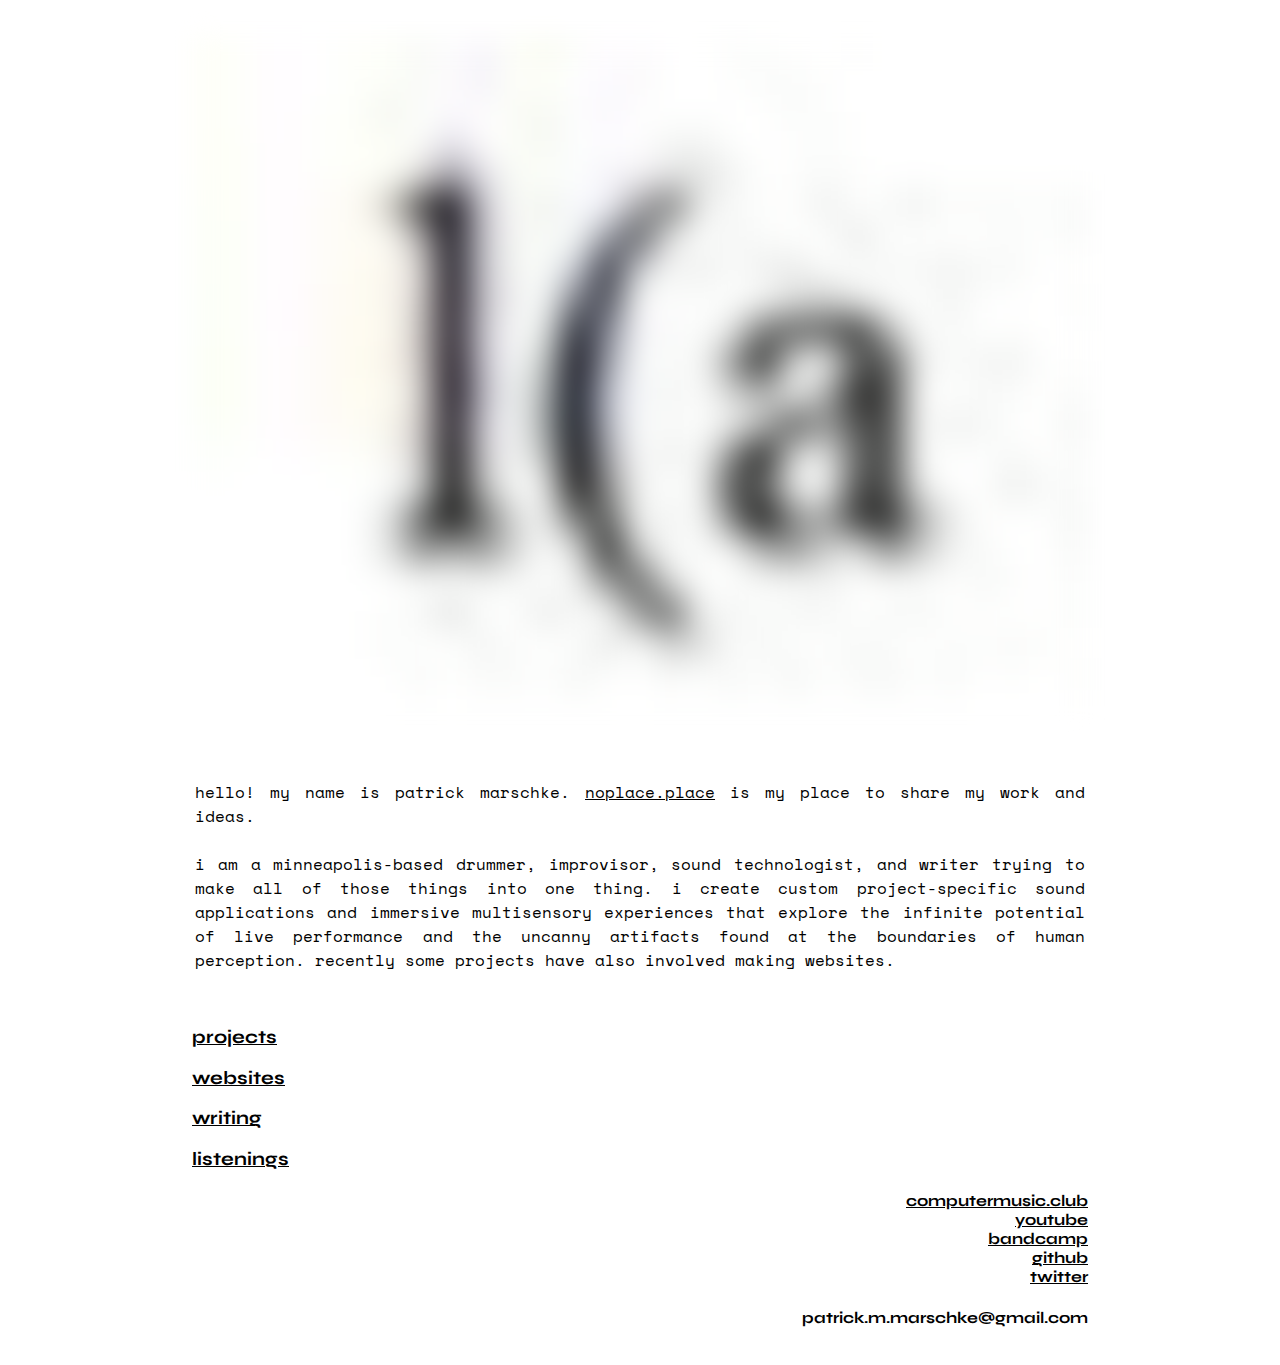
<file: index.html>
<!DOCTYPE html>
<html lang="en">

<head>
  <meta charset="UTF-8">
  <meta name="viewport" content="width=device-width, initial-scale=1.0">
  <meta http-equiv="X-UA-Compatible" content="ie=edge">
  <title>noplace.place</title>
  <link rel="stylesheet" href="styles.css">
</head>

<body>
  <img class="one-a" src="./photo/1-a.png" alt="1(a image but blurry">
  <main>
    <div class="bio rect">
      <p>Hello! my name is Patrick Marschke. <a href="https://noplace.place/">noplace.place</a> is my place to share my
        work and ideas.</p>
      <p>I am a Minneapolis-based drummer, improvisor, sound technologist, and writer trying to make all of those things
        into one thing. I create custom project-specific sound applications and immersive multisensory experiences that
        explore the infinite potential of live performance and the uncanny artifacts found at the boundaries
        of human perception. Recently some projects have also involved making websites.</p>
    </div>
    <nav>
      <h3><a href="./projects.html">projects</a></h3>
      <h3><a href="./websites.html">websites</a></h3>
      <h3><a href="./writing.html">writing</a></h3>
      <!-- <h3><a href="./live.html">live</a></h3> -->
      <h3><a href="./listenings.html">listenings</a></h3>
    </nav>
    <footer>
      <h4><a href="https://computermusic.club">computermusic.club</a><br>
        <a href="https://www.youtube.com/channel/UCRJ_kcZqjSc3KYvBDi_ofpg">youtube</a><br>
        <a href="https://noplacesound.bandcamp.com/">bandcamp</a><br>
        <a href="https://github.com/ptrkmrsck/">github</a><br>
        <!-- <a href="https://www.instagram.com/ptrkmrsck/">instagram</a><br> -->
        <a href="https://twitter.com/atrickp">twitter</a>
      </h4>
      <h4>patrick.m.marschke@gmail.com</h4>
    </footer>
  </main>
</body>

</html>
</file>
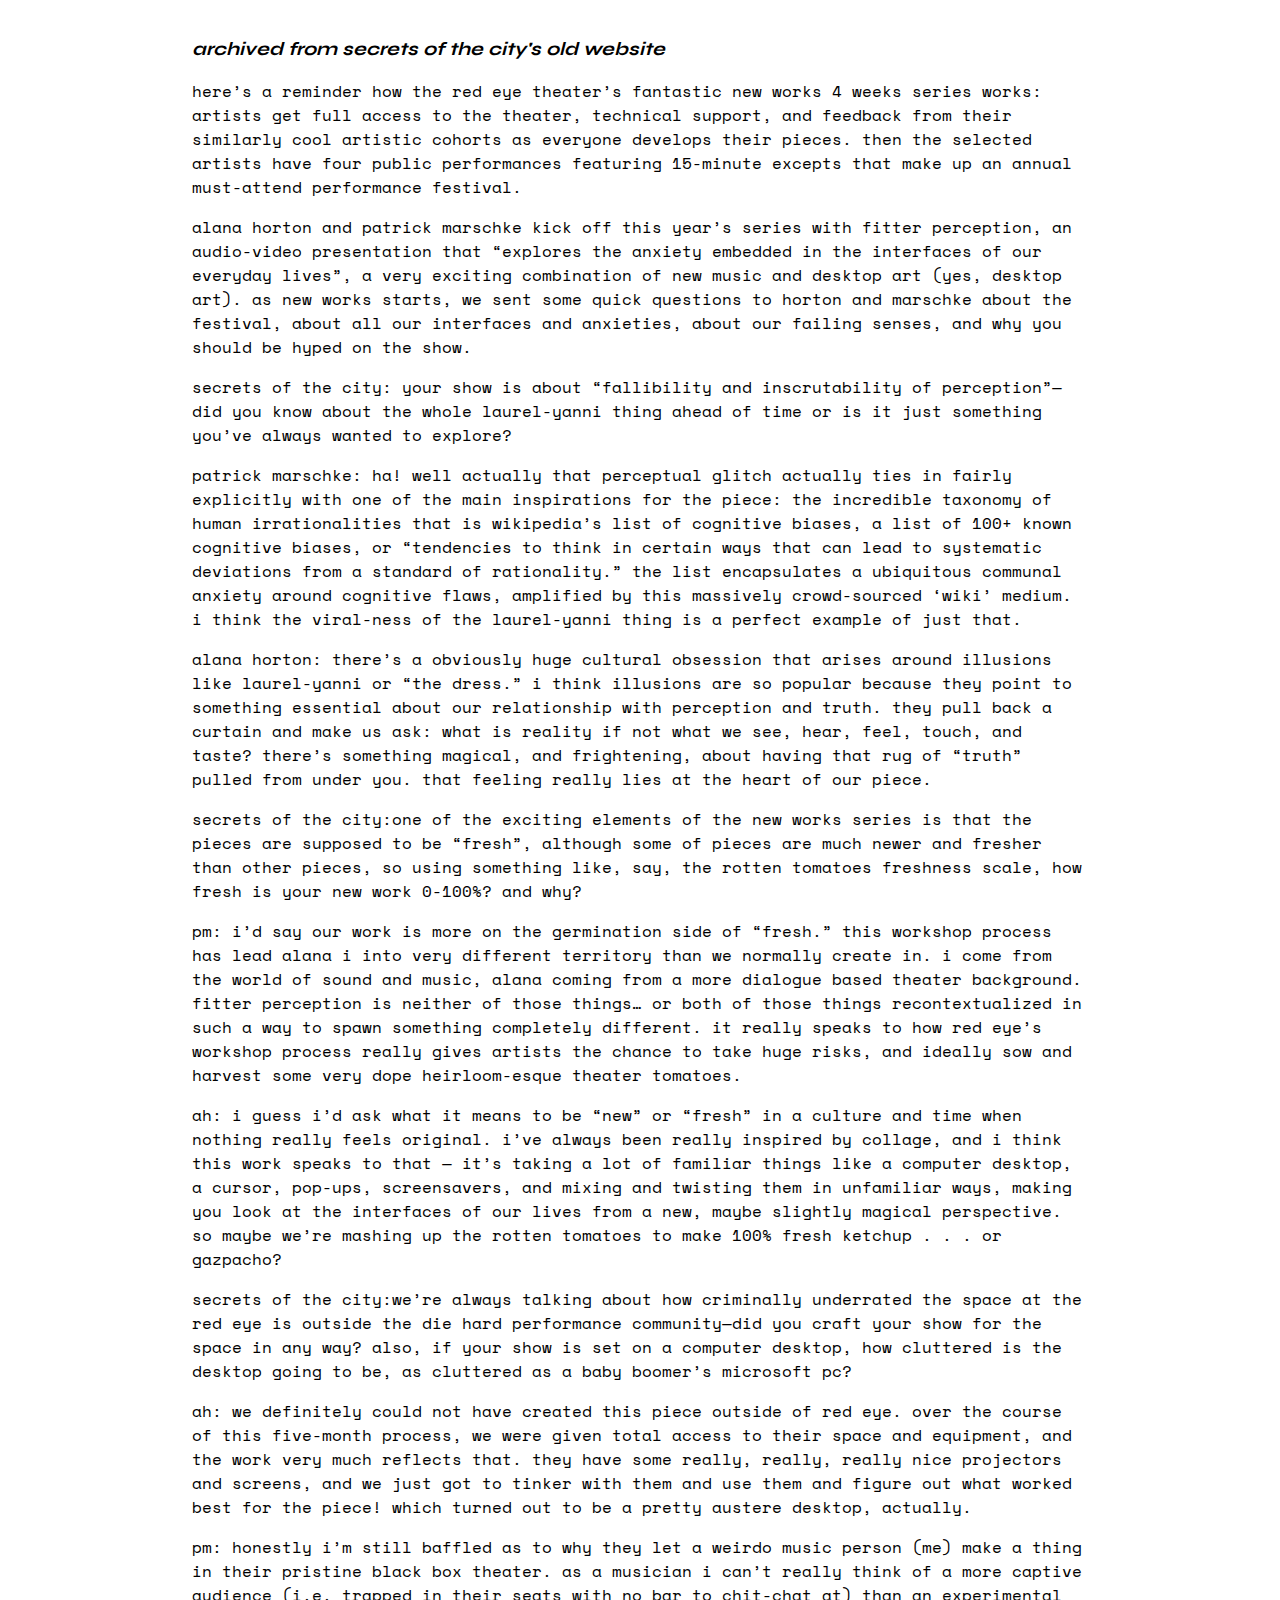
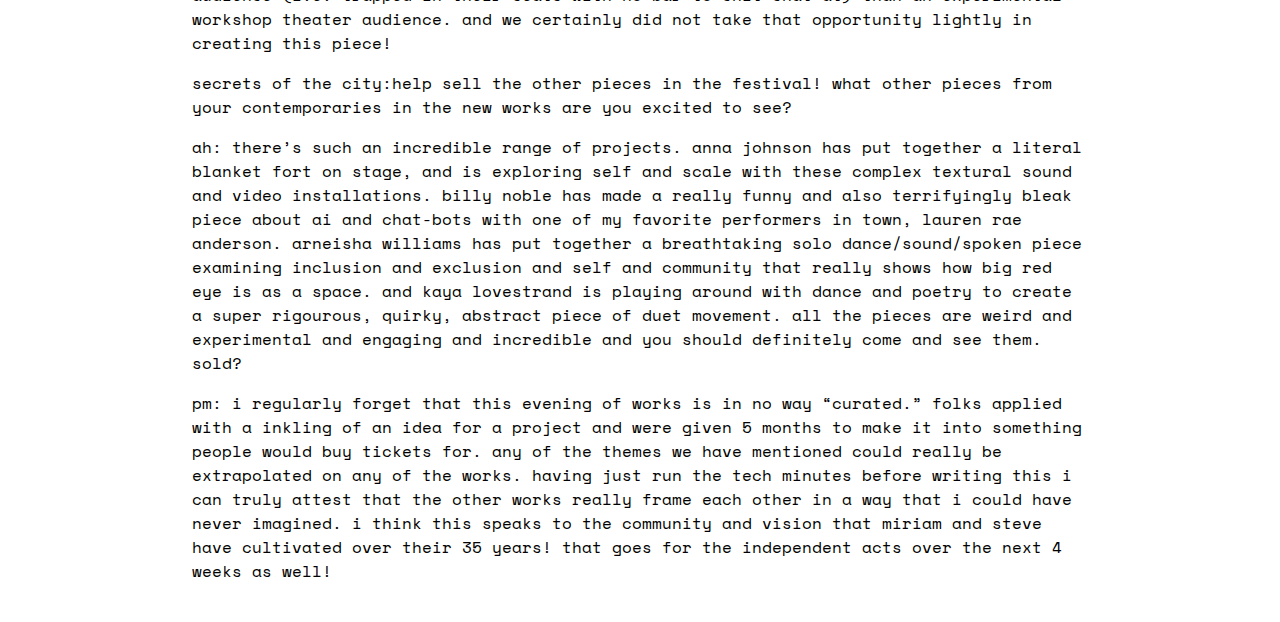
<file: fitter-interview.html>
<!DOCTYPE html>
<html lang="en">

<head>
  <meta charset="UTF-8">
  <meta http-equiv="X-UA-Compatible" content="IE=edge">
  <meta name="viewport" content="width=device-width, initial-scale=1.0">
  <title>writing</title>
  <link rel="stylesheet" href="styles.css">
</head>

<body>
  <main>
    <h3><em>archived from secrets of the city's old website</em></h3>
    <p>Here’s a reminder how the Red Eye Theater’s fantastic New Works 4 Weeks series works: Artists get full access to
      the
      theater, technical support, and feedback from their similarly cool artistic cohorts as everyone develops their
      pieces.
      Then the selected artists have four public performances featuring 15-minute excepts that make up an annual
      must-attend
      performance festival.</p>

    <p>Alana Horton and Patrick Marschke kick off this year’s series with fitter perception, an audio-video presentation
      that “explores the anxiety embedded in the interfaces of our everyday lives”, a very exciting combination of new
      music
      and desktop art (yes, desktop art). As New Works starts, we sent some Quick Questions to Horton and Marschke about
      the
      festival, about all our interfaces and anxieties, about our failing senses, and why you should be hyped on the
      show.
    </p>

    <p>Secrets of the City: Your show is about “fallibility and inscrutability of perception”—did you know about the
      whole
      Laurel-Yanni thing ahead of time or is it just something you’ve always wanted to explore?</p>

    <p>Patrick Marschke: Ha! Well actually that perceptual glitch actually ties in fairly explicitly with one of the
      main
      inspirations for the piece: the incredible taxonomy of human irrationalities that is Wikipedia’s List of Cognitive
      Biases, a list of 100+ known cognitive biases, or “tendencies to think in certain ways that can lead to systematic
      deviations from a standard of rationality.” The list encapsulates a ubiquitous communal anxiety around cognitive
      flaws, amplified by this massively crowd-sourced ‘wiki’ medium. I think the viral-ness of the Laurel-Yanni thing
      is a
      perfect example of just that.</p>

    <p>Alana Horton: There’s a obviously huge cultural obsession that arises around illusions like Laurel-Yanni or “The
      Dress.” I think illusions are so popular because they point to something essential about our relationship with
      perception and truth. They pull back a curtain and make us ask: what is reality if not what we see, hear, feel,
      touch,
      and taste? There’s something magical, and frightening, about having that rug of “truth” pulled from under you.
      That
      feeling really lies at the heart of our piece.</p>

    <p>Secrets of the City:One of the exciting elements of the New Works series is that the pieces are supposed to be
      “fresh”, although some of pieces are much newer and fresher than other pieces, so using something like, say, the
      Rotten Tomatoes freshness scale, how fresh is your new work 0-100%? And why?</p>

    <p>PM: I’d say our work is more on the germination side of “fresh.” This workshop process has lead Alana I into VERY
      different territory than we normally create in. I come from the world of sound and music, Alana coming from a more
      dialogue based theater background. fitter perception is neither of those things… or both of those things
      recontextualized in such a way to spawn something completely different. It really speaks to how Red Eye’s workshop
      process really gives artists the chance to take huge risks, and ideally sow and harvest some very dope
      heirloom-esque
      theater tomatoes. </p>

    <p>AH: I guess I’d ask what it means to be “new” or “fresh” in a culture and time when nothing really feels
      original.
      I’ve always been really inspired by collage, and I think this work speaks to that — it’s taking a lot of familiar
      things like a computer desktop, a cursor, pop-ups, screensavers, and mixing and twisting them in unfamiliar ways,
      making you look at the interfaces of our lives from a new, maybe slightly magical perspective. So maybe we’re
      mashing
      up the rotten tomatoes to make 100% fresh ketchup . . . or gazpacho? </p>

    <p>Secrets of the City:We’re always talking about how criminally underrated the space at the Red Eye is outside the
      die
      hard performance community—did you craft your show for the space in any way? Also, if your show is set on a
      computer
      desktop, how cluttered is the desktop going to be, as cluttered as a Baby Boomer’s Microsoft PC?</p>

    <p>AH: We definitely could not have created this piece outside of Red Eye. Over the course of this five-month
      process,
      we were given total access to their space and equipment, and the work very much reflects that. They have some
      really,
      really, really nice projectors and screens, and we just got to tinker with them and use them and figure out what
      worked best for the piece! Which turned out to be a pretty austere desktop, actually. </p>

    <p>PM: Honestly I’m still baffled as to why they let a weirdo music person (me) make a thing in their pristine black
      box
      theater. As a musician I can’t really think of a more captive audience (i.e. trapped in their seats with no bar to
      chit-chat at) than an experimental workshop theater audience. And we certainly did not take that opportunity
      lightly
      in creating this piece! </p>

    <p>Secrets of the City:Help sell the other pieces in the festival! What other pieces from your contemporaries in the
      New
      Works are you excited to see?</p>

    <p>AH: There’s such an incredible range of projects. Anna Johnson has put together a literal blanket fort on stage,
      and
      is exploring self and scale with these complex textural sound and video installations. Billy Noble has made a
      really
      funny and also terrifyingly bleak piece about AI and chat-bots with one of my favorite performers in town, Lauren
      Rae
      Anderson. Arneisha Williams has put together a breathtaking solo dance/sound/spoken piece examining inclusion and
      exclusion and self and community that really shows how big Red Eye is as a space. And Kaya Lovestrand is playing
      around with dance and poetry to create a super rigourous, quirky, abstract piece of duet movement. All the pieces
      are
      weird and experimental and engaging and incredible and you should definitely come and see them. Sold?</p>

    <p>PM: I regularly forget that this evening of works is in no way “curated.” Folks applied with a inkling of an idea
      for
      a project and were given 5 months to make it into something people would buy tickets for. Any of the themes we
      have
      mentioned could really be extrapolated on any of the works. Having just run the tech minutes before writing this I
      can
      truly attest that the other works really frame each other in a way that I could have never imagined. I think this
      speaks to the community and vision that Miriam and Steve have cultivated over their 35 years! That goes for the
      Independent Acts over the next 4 weeks as well!</p>
  </main>
</body>

</html>
</file>
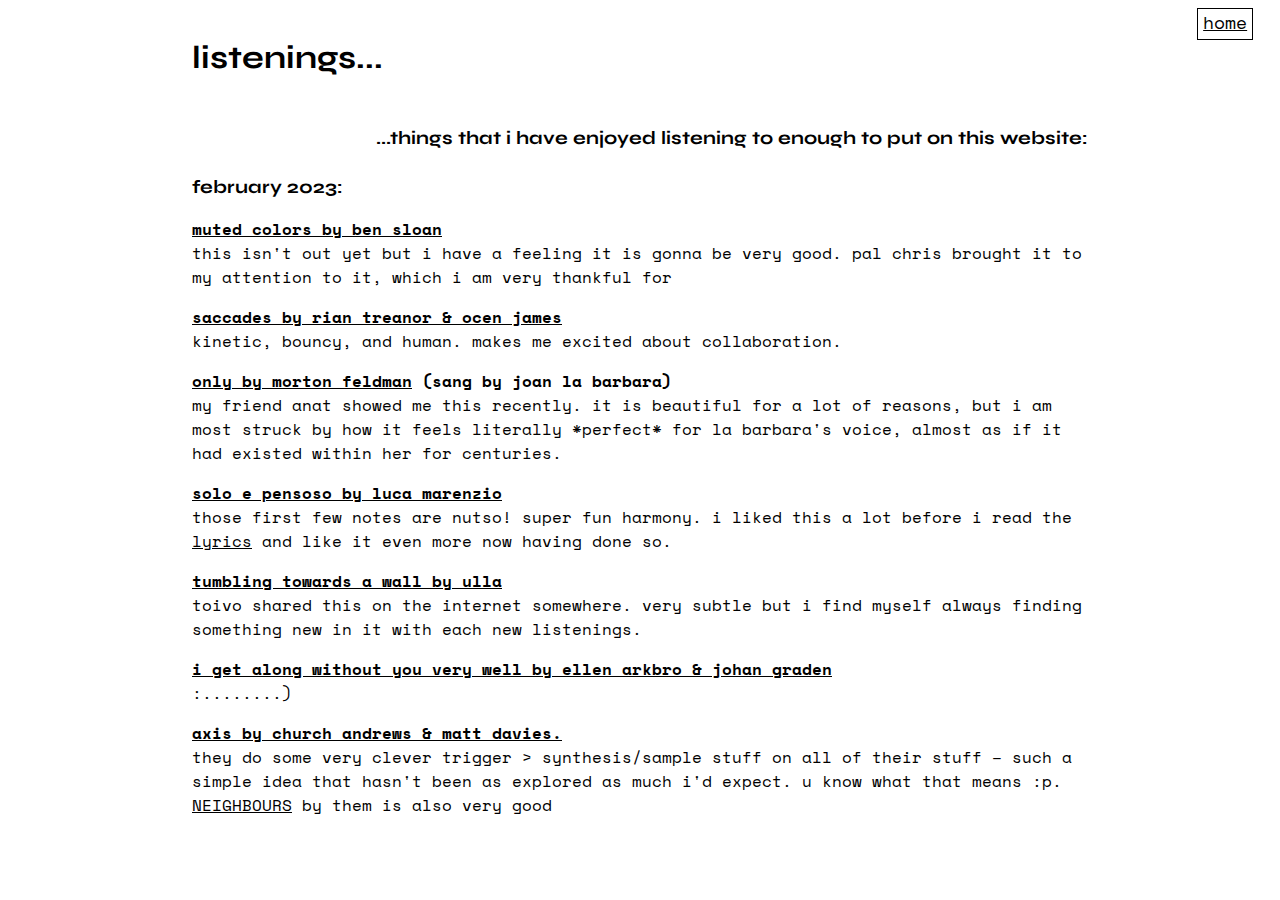
<file: listenings.html>
<!DOCTYPE html>
<html lang="en">

<head>
  <meta charset="UTF-8">
  <meta http-equiv="X-UA-Compatible" content="IE=edge">
  <meta name="viewport" content="width=device-width, initial-scale=1.0">
  <title>listenings</title>
  <link rel="stylesheet" href="styles.css">
</head>

<body>
  <main>
    <h1>listenings...</h1>
    <h3 style="text-align: right; margin-top: 50px">...things that i have enjoyed listening to enough to put on this
      website:</h3>
    <nav><a class="home" href="./">Home</a></nav>
    <h3>FEBRUARY 2023:</h3>
    <!-- <p><strong><a href="">thing</a></strong><br>
    words
    </p> -->
    <p><strong><a href="https://bensloan.bandcamp.com/album/muted-colors">muted colors
          by Ben Sloan</a></strong> <br>
      this isn't out yet but i have a feeling it is gonna be very good. pal chris brought it to my attention to it,
      which i am very thankful for</p>
    <p><strong><a href="https://riantreanor.bandcamp.com/album/saccades">Saccades by Rian Treanor & Ocen
          James</a></strong> <br>
      kinetic, bouncy, and human. makes me excited about collaboration.
    </p>
    <p><strong><a href="https://www.youtube.com/watch?v=npStOjDhI_4">Only by Morton Feldman</a> (sang by Joan La
        Barbara)</strong><br>My friend Anat showed me this recently. it is beautiful for a lot of reasons, but i am most
      struck by how it feels literally *perfect* for La Barbara's voice, almost as if it had existed within her for
      centuries.</p>
    <p><strong><a href="https://www.youtube.com/watch?v=NaCe273ScPA">Solo e pensoso by Luca
          Marenzio</a></strong><br>those first few notes are nutso! super fun harmony. I liked this a lot before I read
      the <a href="https://www.cpdl.org/wiki/index.php/Solo_e_pensoso">lyrics</a> and like it even more now having done
      so.</p>
    <p><strong><a href="https://ullastraus.bandcamp.com/album/tumbling-towards-a-wall">Tumbling Towards a Wall
          by Ulla</a></strong><br>toivo shared this on the internet somewhere. very subtle but i find myself always
      finding something new in it with each new listenings.</p>
    <p><strong><a href="https://ellenarkbro.bandcamp.com/album/i-get-along-without-you-very-well">
          I get along without you very well by Ellen Arkbro & Johan Graden</a></strong><br>
      :........)
    </p>
    <p><strong><a href="https://health.bandcamp.com/album/axis">
          AXIS by Church Andrews & Matt Davies.</a></strong><br>
      they do some very clever trigger > synthesis/sample stuff on all of their stuff – such a simple idea that hasn't
      been as explored as much i'd expect. u know what that means :P. <br>
      <a href="https://health.bandcamp.com/album/neighbours" class="caps">NEIGHBOURS</a> by them is also very good
    </p>

  </main>
</body>

</html>
</file>
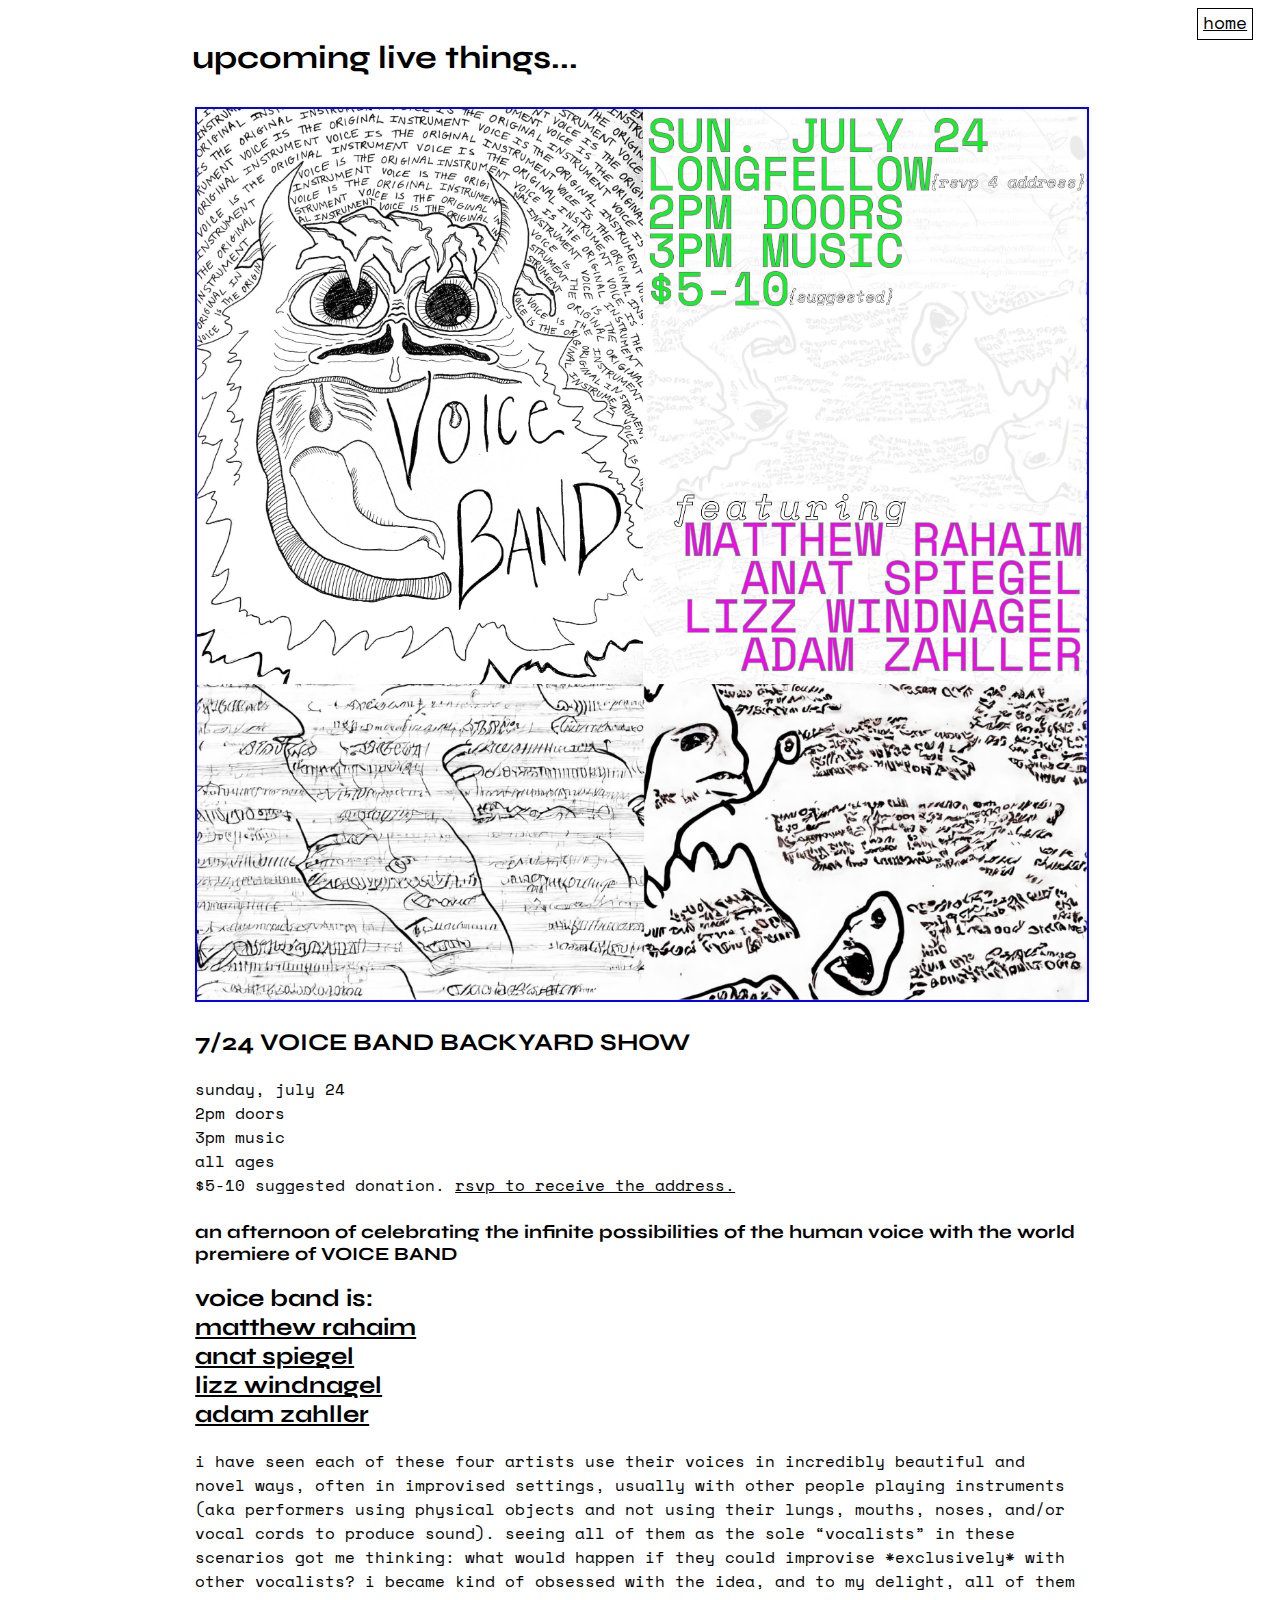
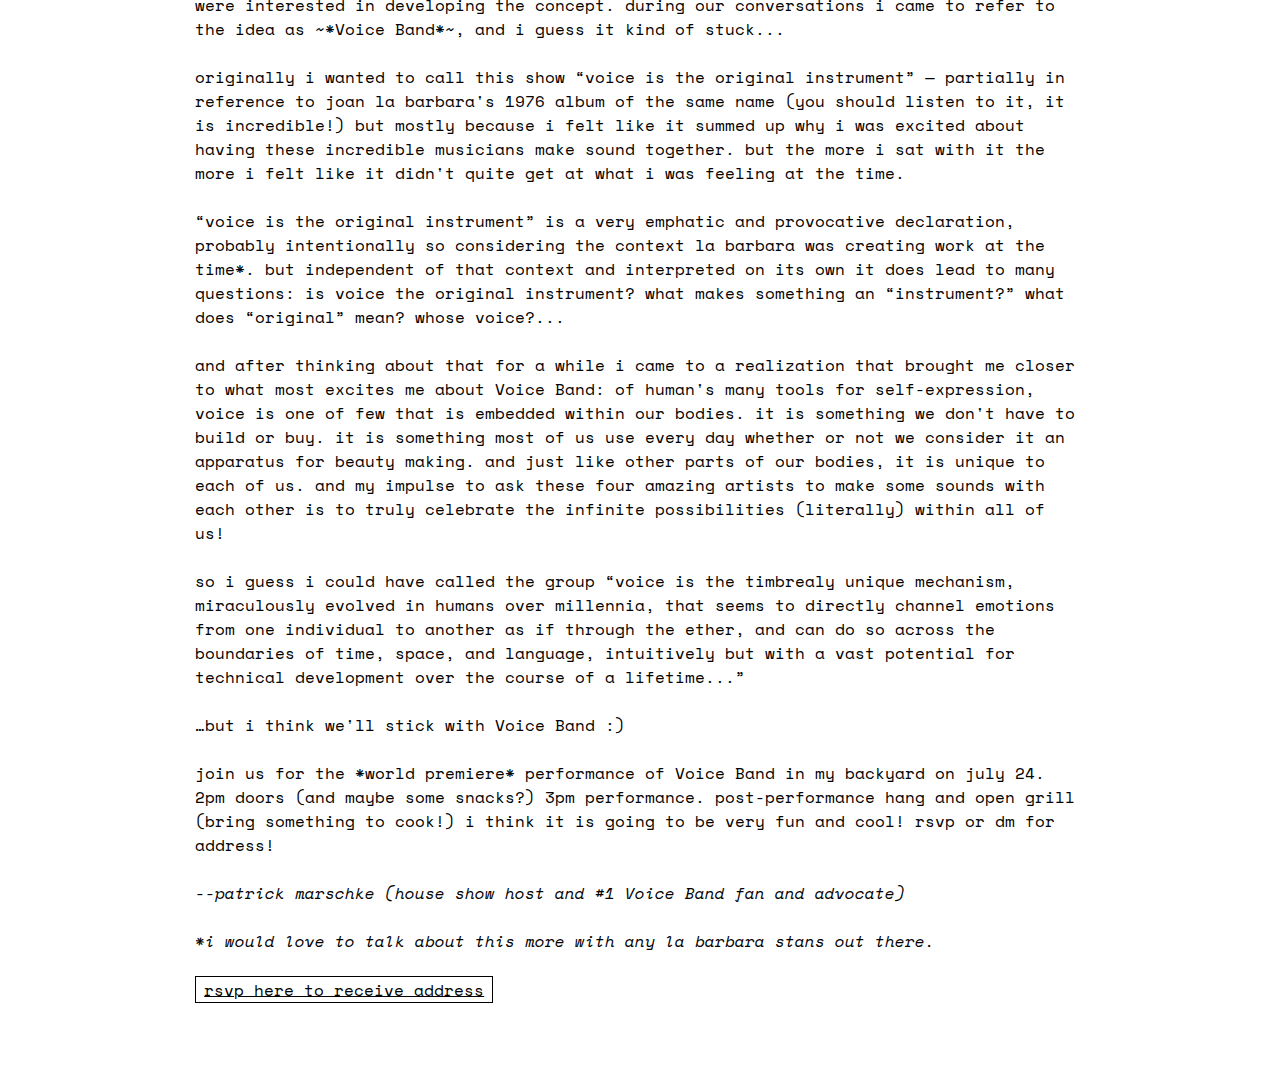
<file: live.html>
<!DOCTYPE html>
<html lang="en">

<head>
  <meta charset="UTF-8">
  <meta name="viewport" content="width=device-width, initial-scale=1.0">
  <meta http-equiv="X-UA-Compatible" content="ie=edge">
  <title>live</title>
  <link rel="stylesheet" href="styles.css">
  <style>
    img {
      border: 2px solid blue;
    }
  </style>
</head>

<body>
  <main>
    <h1>upcoming live things...</h1>
    <nav><a class="home" href="./">Home</a></nav>
    <div id="1-a" class="rect">
      <img src="./photo/voicebandsmol.jpeg" alt="">
      <h2 class="caps">7/24 VOICE BAND BACKYARD SHOW</h2>
      <p>Sunday, July 24 <br>
        2pm Doors <br>
        3pm Music <br>
        ALL AGES <br>
        $5-10 suggested donation. <a href="https://forms.gle/KaKCXGcmnQHJ9jf26">RSVP to receive the address.</a>
      </p>
      <h3>An afternoon of celebrating the infinite possibilities of the human voice with the WORLD PREMIERE of
        <span class="caps">VOICE BAND</span>
      </h3>

      <h2>Voice band is: <br>
        <a href="https://www.ocf.berkeley.edu/~mrahaim/">Matthew Rahaim</a> <br>
        <a href="https://anatspiegel.com/">Anat Spiegel</a> <br>
        <a href="https://www.lizzwindnagel.com/">Lizz Windnagel</a> <br>
        <a href="http://www.adamzahller.com/">Adam Zahller</a>
      </h2>

      <p>I have seen each of these four artists use their voices in incredibly beautiful and novel ways, often in
        improvised settings, usually with other people playing instruments (aka performers using physical objects and
        NOT using their lungs, mouths, noses, and/or vocal cords to produce sound). Seeing all of them as the sole
        “Vocalists” in these scenarios got me thinking: what would happen if they could improvise *exclusively* with
        other vocalists? I became kind of obsessed with the idea, and to my delight, all of them were interested in
        developing the concept. During our conversations I came to refer to the idea as <span class="caps">~*Voice
          Band*~</span>, and I guess it
        kind of stuck...</p>

      <p>Originally I wanted to call this show “Voice Is The Original Instrument” — partially in reference to Joan La
        Barbara's 1976 album of the same name (you should listen to it, it is incredible!) but mostly because I felt
        like it summed up why I was excited about having these incredible musicians make sound together. But the more I
        sat with it the more I felt like it didn't quite get at what I was feeling at the time. </p>

      <p>“Voice Is The Original Instrument” is a very emphatic and provocative declaration, probably intentionally so
        considering the context La Barbara was creating work at the time*. But independent of that context and
        interpreted on its own it does lead to many questions: Is voice the original instrument? What makes something an
        “instrument?” What does “original” mean? Whose voice?...</p>

      <p>And after thinking about that for a while I came to a realization that brought me closer to what most
        excites me about <span class="caps">Voice Band</span>: of human's many tools for self-expression, voice is one
        of few that is embedded
        within our bodies. It is something we don't have to build or buy. It is something most of us use every day
        whether or not we consider it an apparatus for beauty making. And just like other parts of our bodies, it is
        unique to
        each of us. And my impulse to ask these four amazing artists to make some sounds with each other is to truly
        celebrate the infinite possibilities (literally) within all of us! </p>

      <p>So I guess I could have called the group “Voice is the timbrealy unique mechanism, miraculously evolved in
        humans over millennia, that seems to directly channel emotions from one individual to another as if through the
        ether, and can do so across the boundaries of time, space, and language, intuitively but with a vast potential
        for technical development over the course of a lifetime...” </p>

      <p>…but I think we'll stick with <span class="caps">Voice Band</span> :)</p>

      <p>Join us for the *World Premiere* performance of <span class="caps">Voice Band</span> in my backyard on July 24.
        2pm Doors (and maybe some
        snacks?) 3pm Performance. Post-performance hang and open grill (bring something to cook!) I think it is going to
        be very fun and cool! RSVP or DM for address! </p>

      <p><em>--Patrick Marschke (house show host and #1 <span class="caps">Voice Band</span> fan and advocate)</em></p>

      <p><em>*I would LOVE to talk about this more with any La Barbara stans out there.</em></p>

      <p class="plink"><a href="https://forms.gle/KaKCXGcmnQHJ9jf26">rsvp here to receive address</a></p>
  </main>

</body>

</html>
</file>
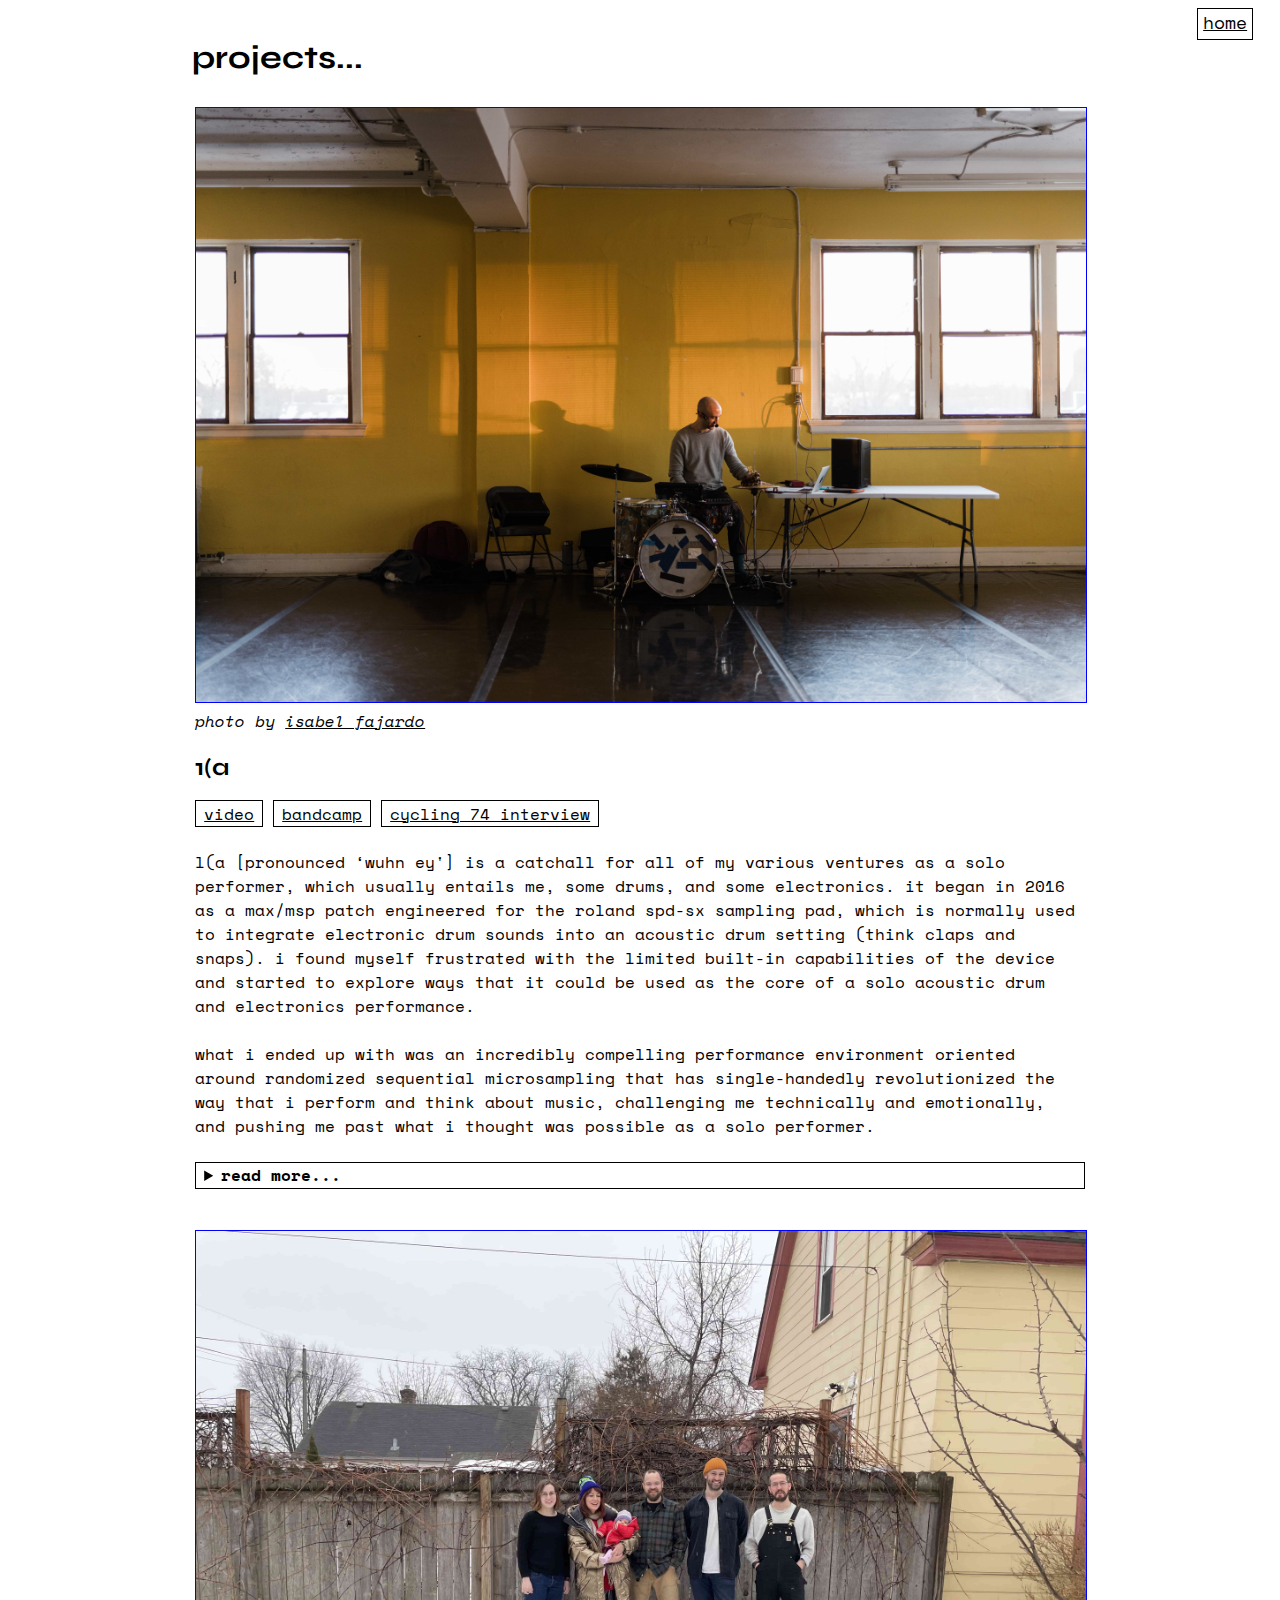
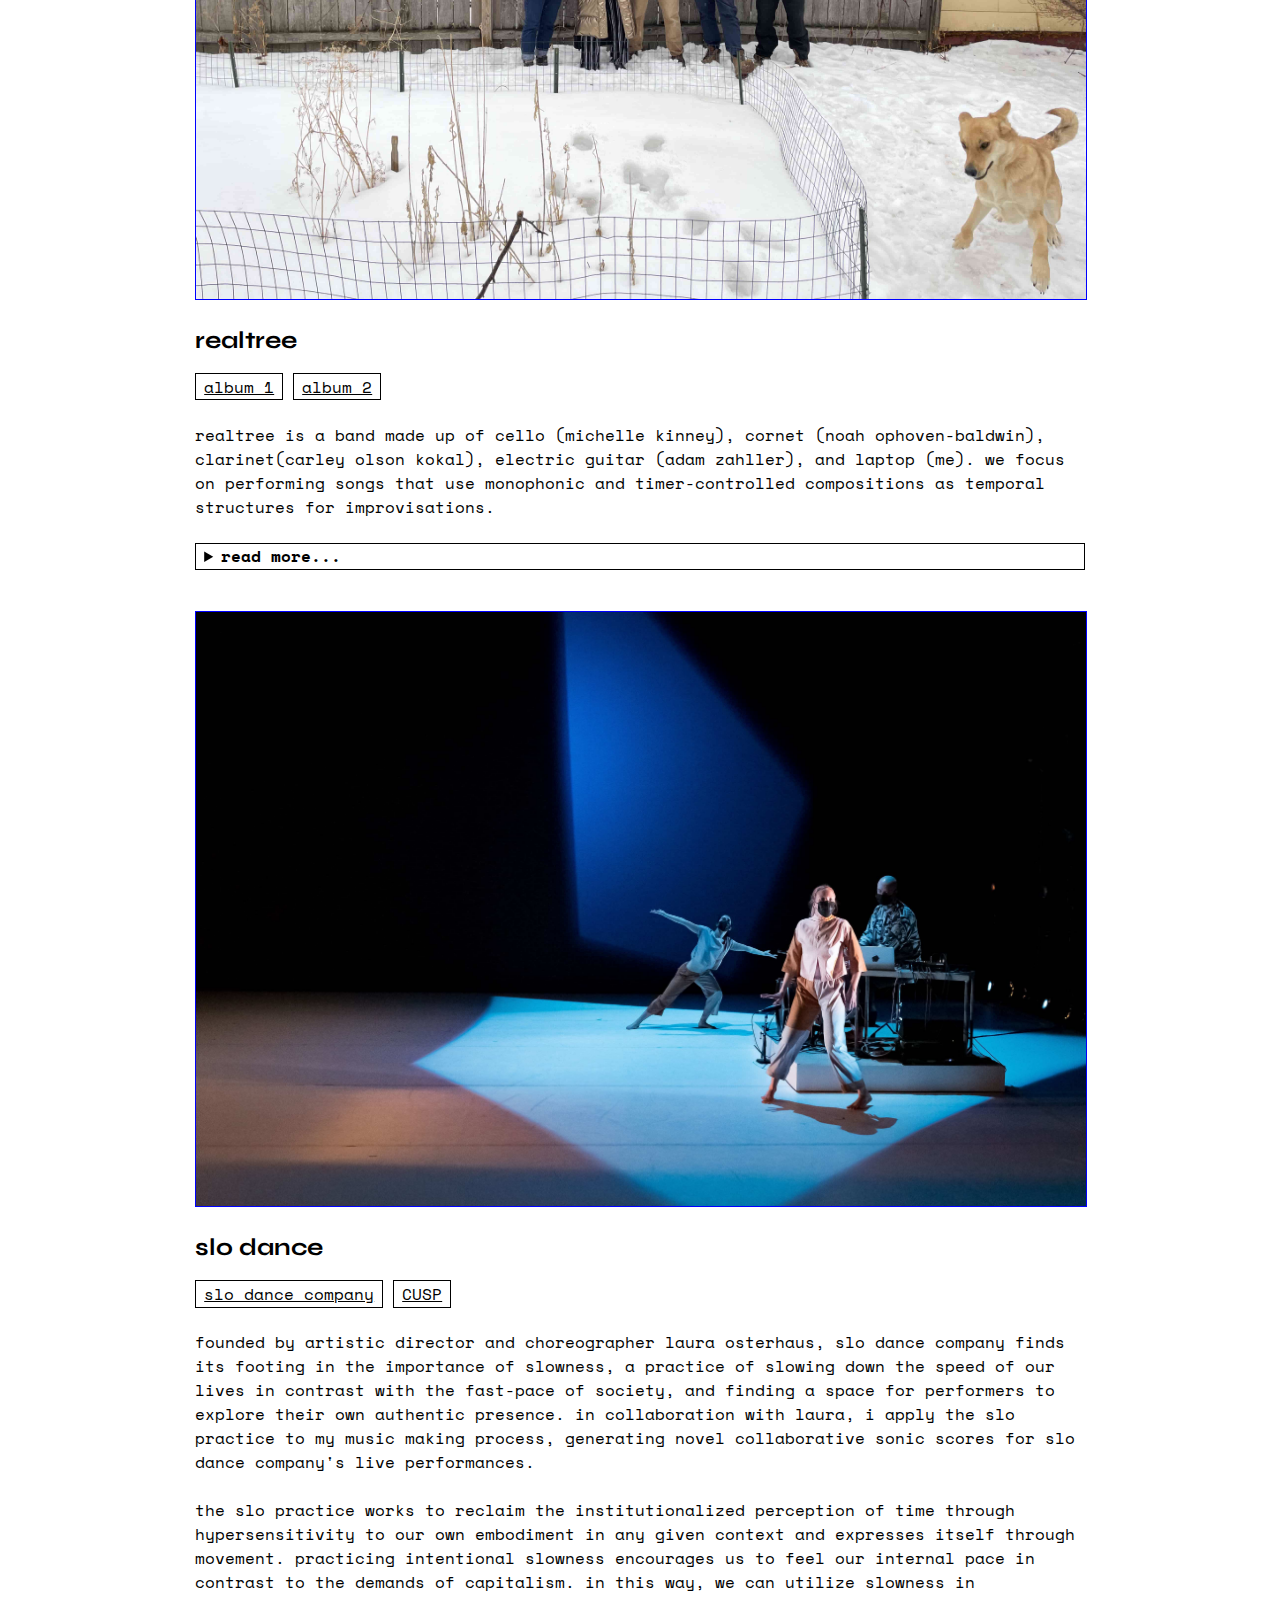
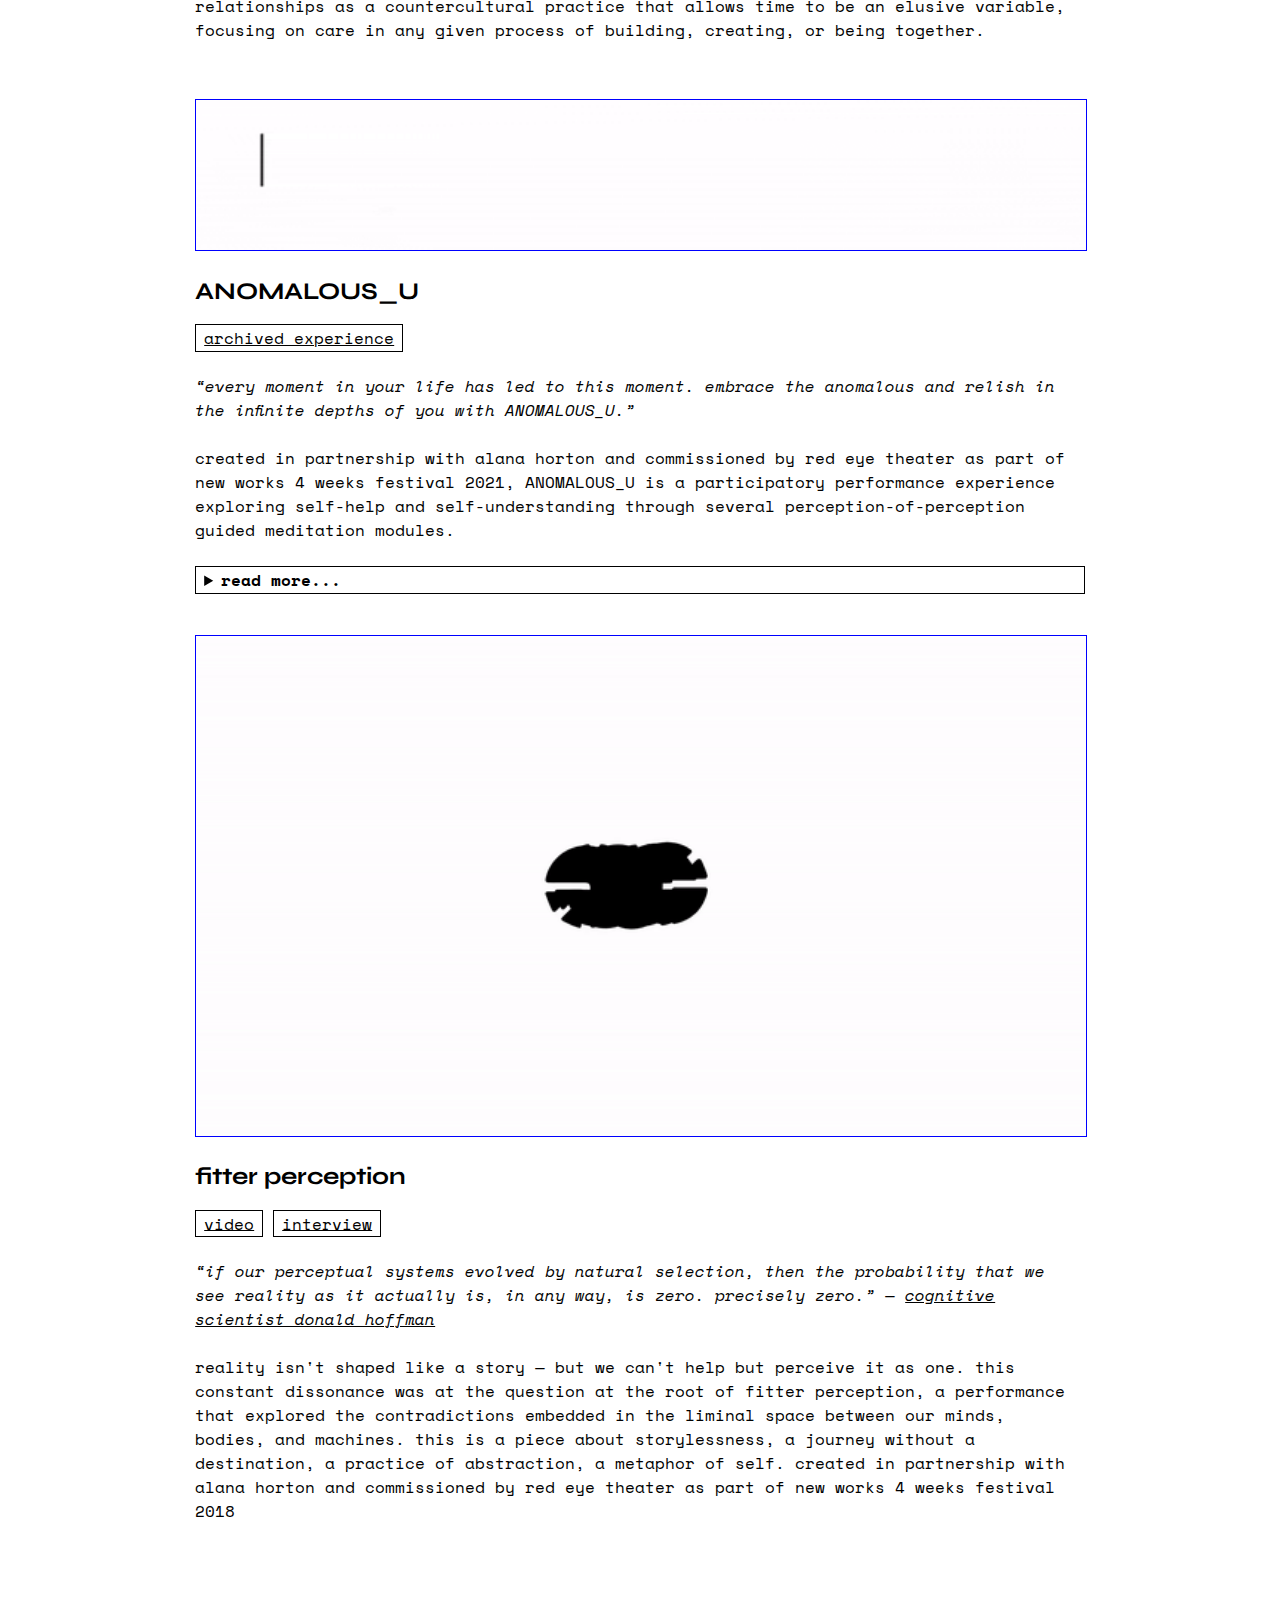
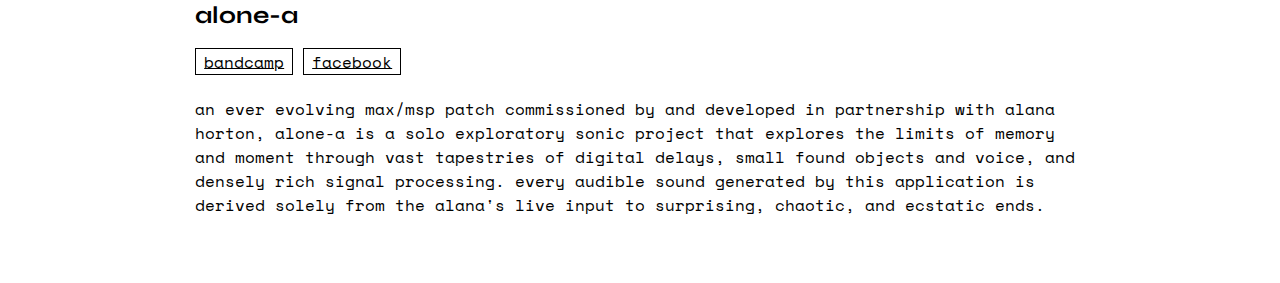
<file: projects.html>
<!DOCTYPE html>
<html lang="en">

<head>
  <meta charset="UTF-8">
  <meta name="viewport" content="width=device-width, initial-scale=1.0">
  <meta http-equiv="X-UA-Compatible" content="ie=edge">
  <title>projects</title>
  <link rel="stylesheet" href="styles.css">
  <style>
    .anomgif {
      max-height: 150px;
      object-fit: cover;
    }

    img {
      border: 1px solid blue;
    }
  </style>
</head>

<body>
  <main>
    <h1>projects...</h1>
    <nav><a class="home" href="./">Home</a></nav>
    <div id="1-a" class="rect">
      <img src="./photo/patrick_solo_by_isabel-fajardo.jpg" alt="">
      <figcaption><em>photo by <a href="https://isabelfajardo.com/">Isabel Fajardo</a></em></figcaption>
      <h2>1(a</h2>
      <p class="plink"><a href="https://www.youtube.com/watch?v=HM9w7bKB9xw&t=67s">Video</a>
        <a href="https://noplacesound.bandcamp.com/">Bandcamp</a>
        <a href="https://cycling74.com/articles/artist-focus-patrick-marschke">Cycling 74 Interview</a>
      </p>
      <p>l(a [pronounced ‘wuhn ey'] is a catchall for all of my various ventures as a solo performer, which usually
        entails me, some drums, and some electronics. It began in 2016 as a max/msp patch engineered for the roland
        spd-sx
        sampling pad, which is normally used to integrate electronic drum sounds into an acoustic drum setting (think
        claps and snaps). i found myself frustrated with the limited built-in capabilities of the device and started to
        explore ways that it could be used as the core of a solo acoustic drum and electronics performance.
      </p>
      <p>
        What I ended up with was an incredibly compelling performance environment oriented around randomized sequential
        microsampling that has single-handedly revolutionized the way that I perform and think about music, challenging
        me
        technically and emotionally, and pushing me past what I thought was possible as a solo performer.
      </p>
      <details>
        <summary><strong>read more...</strong></summary>
        <p>My practice is heavily influenced by <a href="https://www.deantoniparks.com/">Deantoni Parks</a>' Technoself
          School of Philosophy, which I would summarize as
          the practice of conceiving of and building custom meta-instruments that become their own distinct conceptual
          frameworks for further research. This practice then becomes a lifelong conceptual + technical + research
          oriented
          feedback loop.</p>
        <p>In a way, this approach is not so different from the century-long tradition of the [“Trap Kit,”] the earliest
          iteration of a drum set: building a completely unique and utilitarian “contraption” of any instrument that can
          fit
          in front of you, all to serve the needs of whatever the music and context call for. </p>
        <p>Digital audio, portable computers, and applications like [max/msp] have made the quick prototyping, thorough
          testing, and eventual mastery of completely new instruments more accessible than ever. And I have embraced the
          opportunity. </p>
        <p>The majority of the instruments I have created demand a technical proficiency on some level or another — in
          this
          way the instrument always require growth and keeps me endlessly curious about what *could be* possible.
          Leaving
          a
          little room for “error” makes for a much more compelling live experience. And these “errors” can lead to
          completely new sonic opportunities.</p>
      </details>
    </div>
    <div class="rect">
      <img src="./photo/realtree.jpeg" alt="">
      <h2>Realtree</h2>
      <p class="plink"><a href="https://publiceyesore.bandcamp.com/album/splendor-falls-on-everything-around">Album
          1</a>
        <a href="https://zoominnight.bandcamp.com/album/shake-the-hourglass-about">Album 2</a>
      </p>
      <p>Realtree is a band made up of cello (Michelle Kinney), cornet (Noah Ophoven-Baldwin), clarinet(Carley Olson
        Kokal), electric guitar (Adam Zahller), and laptop (me). We focus on performing songs that use monophonic and
        timer-controlled compositions as temporal structures for improvisations. </p>
      <details>
        <summary><strong>read more...</strong></summary>
        <p>Material for each song originates from previous performances, miscellaneous audio, or simply other songs.
          Noah
          transcribes excerpts and uses them as building blocks for the compositions. Realtree's previous release,
          "Splendor
          Falls on Everything Around" (Public Eyesore Records), has been described as “quite orderly” (The Wire) and
          “totally captivating” (Vital Weekly).</p>
        <p>I developed a suite of stand-alone max-msp patches applications that can be used on their own, or in tandem
          as
          an
          expressive meta-instrument ideal for improvised settings. I'm able to capture live input for processing,
          visceral
          sonic sculpting, and novel synthesis techniques on the fly. I also recorded and mixed Realtree's debut record
          and
          recently released “Shake the Hourglass About.”</p>
      </details>
    </div>
    <div class="rect">
      <img src="./photo/slodance wide.jpeg" alt="">
      <h2>Slo Dance</h2>
      <p class="plink"><a href="https://www.slodancecompany.org/">Slo Dance Company</a>
        <a href="https://www.youtube.com/watch?v=zSCnXXLxAS4"><span class="caps">CUSP</span></a>
      </p>
      <p>Founded by Artistic Director and Choreographer Laura Osterhaus, Slo Dance Company finds its footing in the
        importance of Slowness, a practice of slowing down the speed of our lives in contrast with the fast-pace of
        society, and finding a space for performers to explore their own authentic presence. In collaboration with
        Laura,
        I apply the Slo Practice to my music making process, generating novel collaborative sonic scores for slo dance
        company's live performances.</p>
      <p>The Slo Practice works to reclaim the institutionalized perception of time through hypersensitivity to our own
        embodiment in any given context and expresses itself through movement. Practicing intentional slowness
        encourages
        us to feel our internal pace in contrast to the demands of capitalism. In this way, we can utilize slowness in
        relationships as a countercultural practice that allows time to be an elusive variable, focusing on care in any
        given process of building, creating, or being together.</p>
    </div>
    <div class="rect">
      <img class="anomgif" src="./photo/anomalous.gif" alt="">
      <h2 class="caps">ANOMALOUS_U</h2>
      <p class="plink"><a href="https://anomalous-u.com/">Archived Experience</a></p>
      <p><em>“Every moment in your life has led to this moment. Embrace the ANOMALOUS and relish in the infinite depths
          of
          YOU with <span class="caps">ANOMALOUS_U</span>.”</em></p>
      <p>Created in partnership with Alana Horton and commissioned by Red Eye Theater as part of New Works 4 Weeks
        Festival 2021, <span class="caps">ANOMALOUS_U</span> is a participatory performance experience exploring
        self-help
        and self-understanding
        through several perception-of-perception guided meditation modules. </p>
      <details>
        <summary><strong>read more...</strong></summary>
        <p>For the festival iteration, participants received texts that included links and instructions which guided
          them
          through the “performance” over the course of 10 days, which unfolded through phone calls, websites, and audio
          experiences.</p>
        <p>As a piece created during a time when it seemed like everything was being mediated through a screen (aka
          ~*Peak
          COVID*~), we very much enjoyed making a work that encouraged and enabled participants to look and explore
          within
          and be as authentically present as possible, requiring as little active screen time as possible through the
          use
          of
          phone calls and embedded web audio, and allowing them to access the material at any time that was convenient
          for
          them.</p>
      </details>
    </div>
    <div class="rect">
      <img src="./photo/fitter.gif" alt="">
      <h2>Fitter Perception</h2>
      <p class="plink"><a href="https://www.youtube.com/watch?v=73bCXKnpxCI&t=15s">Video</a>
        <a href="./archive/fitter-interview.html">Interview</a>
      </p>
      <p><em>“If our perceptual systems evolved by natural selection, then the probability that we see reality as it
          actually is, in any way, is zero. Precisely zero.” — <a href="http://www.socsci.uci.edu/~ddhoff/">Cognitive
            Scientist Donald Hoffman</a></em></p>
      <p>Reality isn't shaped like a story — but we can't help but perceive it as one. This constant dissonance was at
        the
        question at the root of fitter perception, a performance that explored the contradictions embedded in the
        liminal
        space between our minds, bodies, and machines. This is a piece about storylessness, a journey without a
        destination, a practice of abstraction, a metaphor of self. Created in partnership with Alana Horton and
        commissioned by Red Eye Theater as part of New Works 4 Weeks
        Festival 2018</p>
    </div>
    <div class="rect">
      <h2>alone-a</h2>
      <p class="plink"><a href="https://alone-a.bandcamp.com/releases">Bandcamp</a>
        <a href="https://www.facebook.com/aloneamusic/"><span class="caps">facebook</span></a>
      </p>
      <p>An ever evolving max/msp patch commissioned by and developed in partnership with Alana Horton, Alone-a is a
        solo
        exploratory sonic project that
        explores the limits of memory and moment through vast tapestries of digital delays, small found objects and
        voice,
        and densely rich signal processing. every audible sound generated by this application is derived solely from the
        Alana's live input to surprising, chaotic, and ecstatic ends.</p>
    </div>
  </main>

</body>

</html>
</file>
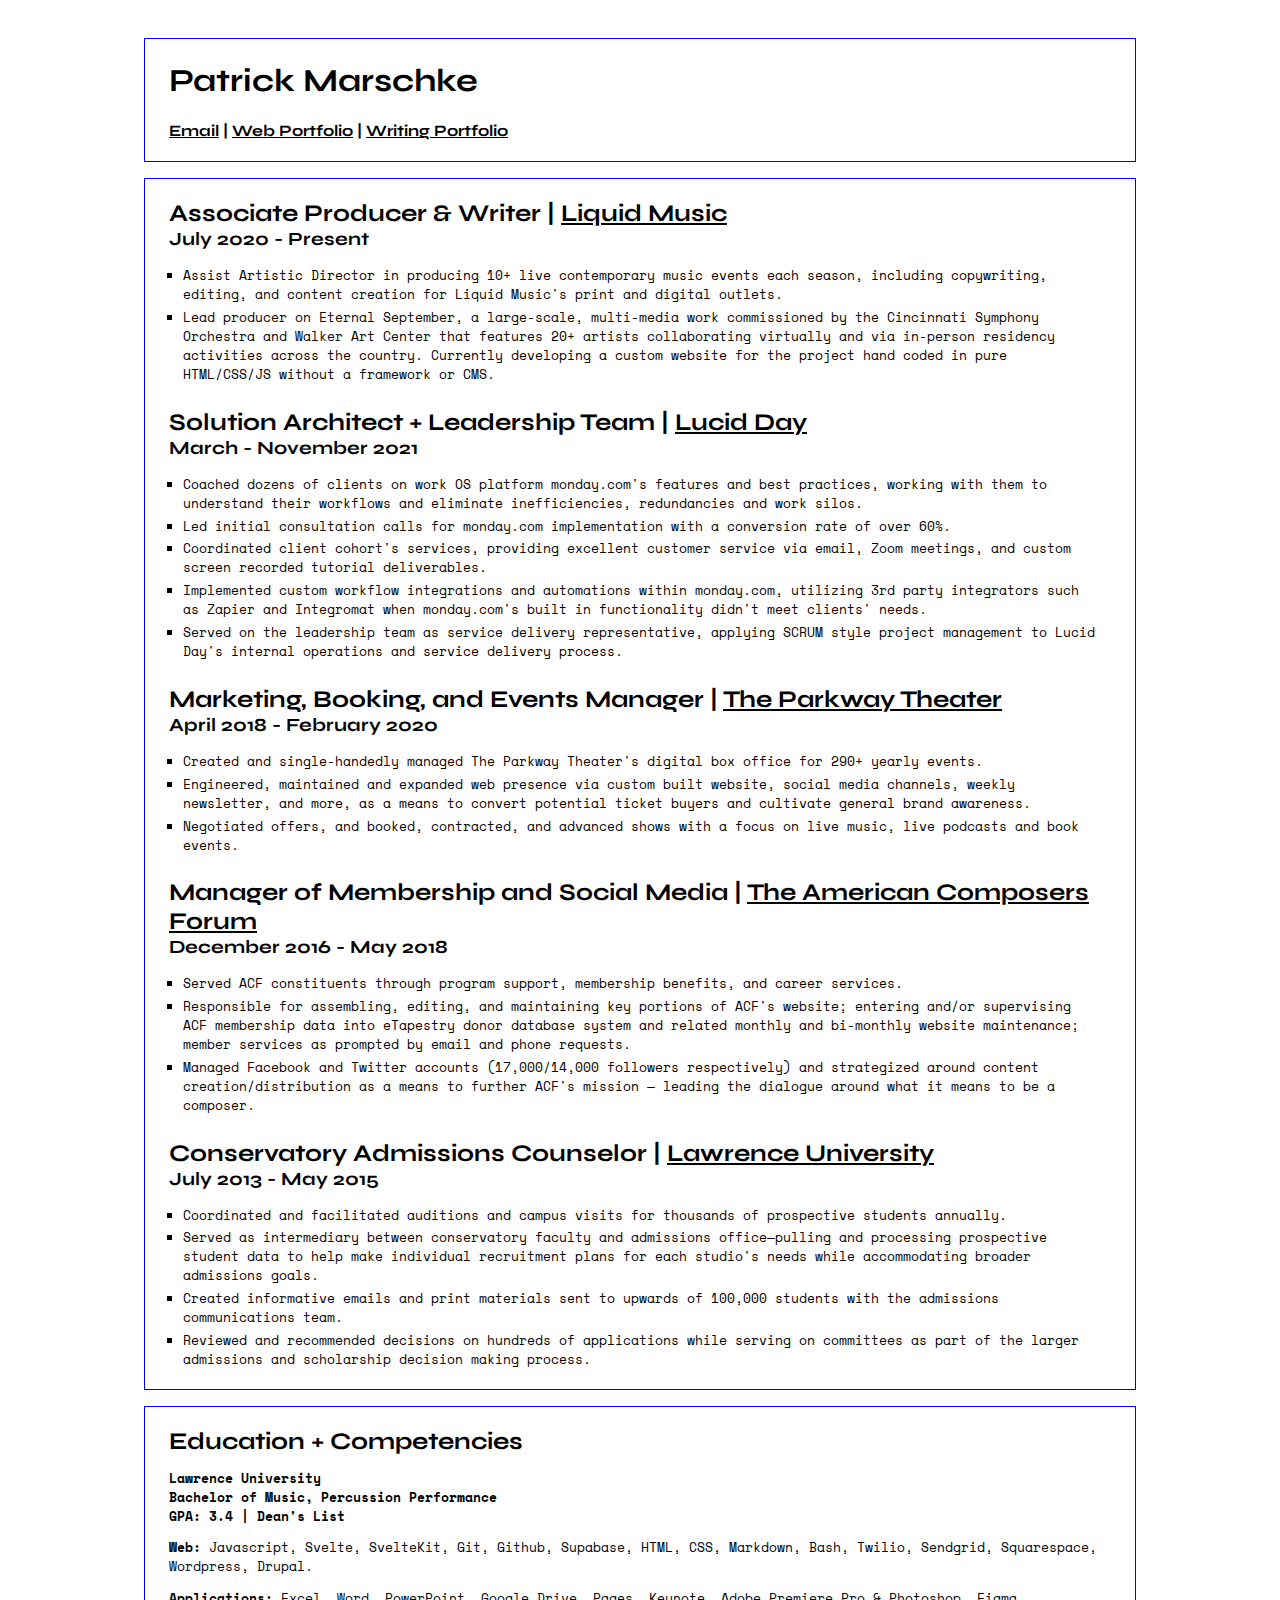
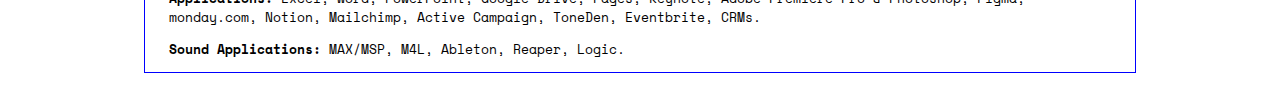
<file: resume.html>
<!DOCTYPE html>
<html lang="en">

<head>
  <meta charset="UTF-8">
  <meta http-equiv="X-UA-Compatible" content="IE=edge">
  <meta name="viewport" content="width=device-width, initial-scale=1.0">
  <title>resume</title>
  <link rel="stylesheet" href="styles.css">
  <style>
    body {
      text-transform: initial;
      margin: 3% 10%
    }

    section {
      text-transform: initial;
    }


    h1 {
      margin-bottom: 0;
    }

    h2 {
      margin-bottom: 0;
    }

    h3 {
      padding: 0;
      margin: 0;
    }

    p,
    li {
      font-size: .8em
    }

    li {
      list-style-type: square;
      padding-bottom: .3em;
    }

    @media (max-width: 650px) {
      body {
        /* font-size: 0.8rem; */
        margin: 5% 2%;
      }

      p,
      li {
        font-size: 0.7rem;
      }

      ul {
        padding: 0 1em;
      }

      section {
        padding-left: 1em;
        padding-right: 1em;
      }
    }
  </style>
</head>

<body>
  <main>
    <section>
      <h1>Patrick Marschke</h1>
      <h4><a href="mailto:patrick.m.marschke@gmail.com">Email</a> | <a href="/websites.html">Web
          Portfolio</a> | <a href="/writing.html">Writing Portfolio</a></h4>
    </section>
    <section>
      <h2>Associate Producer & Writer | <a href="https://liquidmusic.org">Liquid Music</a></h2>
      <h3>July 2020 - Present</h3>
      <ul>
        <li>Assist Artistic Director in producing 10+ live contemporary music events each season, including copywriting,
          editing, and content creation for Liquid Music's print and digital outlets.</li>
        <li>Lead producer on Eternal September, a large-scale, multi-media work commissioned by the Cincinnati Symphony
          Orchestra and Walker Art Center that features 20+ artists collaborating virtually and via in-person residency
          activities across the country. Currently developing a custom website for the project hand coded in pure
          HTML/CSS/JS without a framework or CMS.</li>
      </ul>
      <h2>Solution Architect + Leadership Team | <a href="https://lucidday.com">Lucid Day</a></h2>
      <h3>March - November 2021 </h3>
      <ul>
        <li>Coached dozens of clients on work OS platform monday.com's features and best practices, working with them to
          understand their workflows and eliminate inefficiencies, redundancies and work silos.</li>
        <li>Led initial consultation calls for monday.com implementation with a conversion rate of over 60%.</li>
        <li>Coordinated client cohort's services, providing excellent customer service via email, Zoom meetings, and
          custom
          screen recorded tutorial deliverables.</li>
        <li>Implemented custom workflow integrations and automations within monday.com, utilizing 3rd party integrators
          such
          as Zapier and Integromat when monday.com's built in functionality didn't meet clients' needs.</li>
        <li>Served on the leadership team as service delivery representative, applying SCRUM style project management to
          Lucid Day's internal operations and service delivery process.</li>
      </ul>
      <h2>Marketing, Booking, and Events Manager | <a href="https://theparkwaytheater.com">The Parkway Theater</a></h2>
      <h3>April 2018 - February 2020</h3>
      <ul>
        <li>Created and single-handedly managed The Parkway Theater's digital box office for 290+ yearly events.</li>
        <li>Engineered, maintained and expanded web presence via custom built website, social media channels, weekly
          newsletter, and more, as a means to convert potential ticket buyers and cultivate general brand awareness.
        </li>
        <li>Negotiated offers, and booked, contracted, and advanced shows with a focus on live music, live podcasts and
          book
          events.</li>
      </ul>
      <h2>Manager of Membership and Social Media | <a href="https://composersforum.org">The American Composers Forum</a>
      </h2>
      <h3>December 2016 - May 2018</h3>
      <ul>
        <li>Served ACF constituents through program support, membership benefits, and career services.</li>
        <li>Responsible for assembling, editing, and maintaining key portions of ACF's website; entering and/or
          supervising
          ACF membership data into eTapestry donor database system and related monthly and bi-monthly website
          maintenance;
          member services as prompted by email and phone requests.</li>
        <li>Managed Facebook and Twitter accounts (17,000/14,000 followers respectively) and strategized around content
          creation/distribution as a means to further ACF's mission — leading the dialogue around what it means to be a
          composer.</li>
      </ul>
      <h2>Conservatory Admissions Counselor | <a href="https://lawrence.edu">Lawrence University</a> </h2>
      <h3>July 2013 - May 2015</h3>
      <ul>
        <li>Coordinated and facilitated auditions and campus visits for thousands of prospective students annually.</li>
        <li>Served as intermediary between conservatory faculty and admissions office—pulling and processing prospective
          student data to help make individual recruitment plans for each studio's needs while accommodating broader
          admissions goals.</li>
        <li>Created informative emails and print materials sent to upwards of 100,000 students with the admissions
          communications team.</li>
        <li>Reviewed and recommended decisions on hundreds of applications while serving on committees as part of the
          larger
          admissions and scholarship decision making process.</li>
      </ul>
    </section>
    <section>
      <h2>Education + Competencies</h2>
      <p>
        <strong>
          Lawrence University<br>
          Bachelor of Music, Percussion Performance <br>
          GPA: 3.4 | Dean's List
        </strong>
      </p>
      <p><strong>Web:</strong> Javascript, Svelte, SvelteKit, Git, Github, Supabase, HTML, CSS, Markdown, Bash, Twilio,
        Sendgrid, Squarespace, Wordpress, Drupal.
      </p>
      <p><strong>Applications:</strong> Excel, Word, PowerPoint, Google Drive, Pages, Keynote, Adobe Premiere Pro &
        Photoshop, Figma, monday.com, Notion, Mailchimp, Active Campaign, ToneDen, Eventbrite, CRMs.</p>
      <p><strong>Sound Applications:</strong> MAX/MSP, M4L, Ableton, Reaper, Logic.</p>
    </section>
  </main>
</body>

</html>
</file>
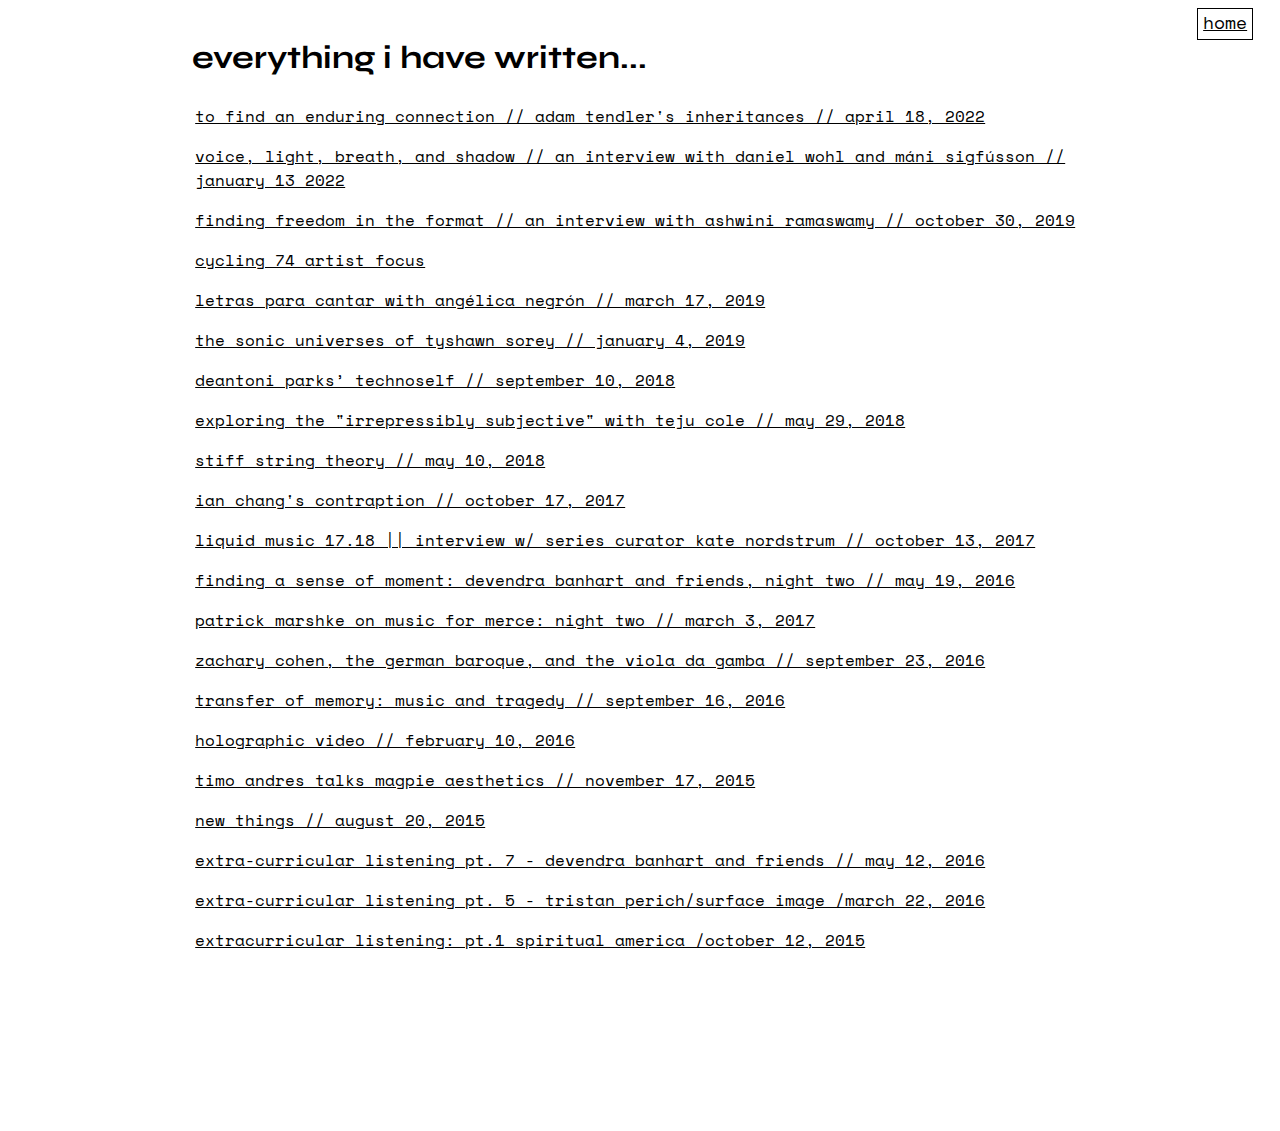
<file: writing.html>
<!DOCTYPE html>
<html lang="en">

<head>
  <meta charset="UTF-8">
  <meta http-equiv="X-UA-Compatible" content="IE=edge">
  <meta name="viewport" content="width=device-width, initial-scale=1.0">
  <title>writing</title>
  <link rel="stylesheet" href="styles.css">
</head>

<body>
  <main>
    <h1>everything i have written...</h1>
    <!-- fix this so it doesn't overlap -->
    <nav><a class="home" href="./">Home</a></nav>
    <div class="writing-links">
      <p>
        <a href="https://www.liquidmusic.org/blog/adam-tendler">TO FIND AN ENDURING CONNECTION // ADAM TENDLER'S
          INHERITANCES // APRIL 18, 2022</a>
      </p>
      <p>
        <a href="https://thegreatnorthernfestival.com/blog/drift-interview">Voice, Light, Breath, and Shadow // An
          Interview
          with Daniel Wohl and Máni Sigfússon // JANUARY 13 2022</a>
      </p>
      <p>
        <a href="https://www.liquidmusic.org/blog/ashwini-ramaswamy-interview">FINDING FREEDOM IN THE FORMAT // AN
          INTERVIEW
          WITH ASHWINI RAMASWAMY // OCTOBER 30, 2019</a>
      </p>
      <p>
        <a href="https://cycling74.com/articles/artist-focus-patrick-marschke">Cycling 74 Artist Focus</a>
      </p>
      <p>
        <a href="http://www.liquidmusic.org/blog/angelica-negron">LETRAS PARA CANTAR WITH ANGÉLICA NEGRÓN // MARCH 17,
          2019</a>
      </p>
      <p>
        <a href="http://www.liquidmusic.org/blog/tyshawn-sorey">THE SONIC UNIVERSES OF TYSHAWN SOREY // JANUARY 4,
          2019</a>
      </p>
      <p>
        <a href="http://www.liquidmusic.org/blog/technoself">DEANTONI PARKS’ TECHNOSELF // SEPTEMBER 10, 2018</a>
      </p>
      <p>
        <a href="http://www.liquidmusic.org/blog/exploring-the-irrepressibly-subjective-with-teju-cole">EXPLORING THE
          "IRREPRESSIBLY SUBJECTIVE" WITH TEJU COLE // MAY 29, 2018</a>
      </p>
      <p>
        <a href="http://www.liquidmusic.org/blog/stiff-string-theory">STIFF STRING THEORY // MAY 10, 2018</a>
      </p>
      <p>
        <a href="http://www.liquidmusic.org/blog/ian-chang">IAN CHANG'S CONTRAPTION // OCTOBER 17, 2017</a>
      </p>
      <p>
        <a href="http://www.liquidmusic.org/blog/nordstrum-interview">LIQUID MUSIC 17.18 || INTERVIEW W/ SERIES CURATOR
          KATE
          NORDSTRUM // OCTOBER 13, 2017</a>
      </p>
      <p>
        <a href="https://walkerart.org/magazine/finding-a-sense-of-moment-devendra-banhart-and-friends-night-two">Finding
          a
          Sense of Moment: Devendra Banhart and Friends, Night Two // May 19, 2016</a>
      </p>
      <p>
        <a href="https://walkerart.org/magazine/patrick-marshke-on-music-for-merce-night-two">Patrick Marshke on Music
          for
          Merce: Night Two // March 3, 2017</a>
      </p>
      <p>
        <a href="https://www.thespco.org/blog/zach-cohen-the-german-baroque-and-the-viola-da-gamba-fb/">Zachary Cohen,
          the
          German Baroque, and the Viola Da Gamba // SEPTEMBER 23, 2016</a>
      </p>
      <p>
        <a href="https://www.thespco.org/blog/transfer-of-memory-music-and-tragedy-fb/">Transfer of Memory: Music and
          Tragedy // SEPTEMBER 16, 2016</a>
      </p>
      <p>
        <a href="http://www.liquidmusic.org/blog/holographic-video">HOLOGRAPHIC VIDEO // FEBRUARY 10, 2016</a>
      </p>
      <p>
        <a href="http://www.liquidmusic.org/blog/timo">TIMO ANDRES TALKS MAGPIE AESTHETICS // NOVEMBER 17, 2015</a>
      </p>
      <p>
        <a href="http://www.liquidmusic.org/blog/2015/8/12/new-things">NEW THINGS // AUGUST 20, 2015</a>
      </p>
      <p>
        <a href="http://www.liquidmusic.org/blog/exl7">EXTRA-CURRICULAR LISTENING PT. 7 - DEVENDRA BANHART AND FRIENDS
          //
          MAY 12, 2016</a>
      </p>
      <p>
        <a href="http://www.liquidmusic.org/blog/extra-curricular-5-surfaceimage">EXTRA-CURRICULAR LISTENING PT. 5 -
          TRISTAN
          PERICH/SURFACE IMAGE /MARCH 22, 2016</a>
      </p>
      <p>
        <a href="http://www.liquidmusic.org/blog/extra-curricular-1">EXTRACURRICULAR LISTENING: PT.1 SPIRITUAL AMERICA
          /OCTOBER 12, 2015</a>
      </p>
    </div>
  </main>
</body>

</html>
</file>
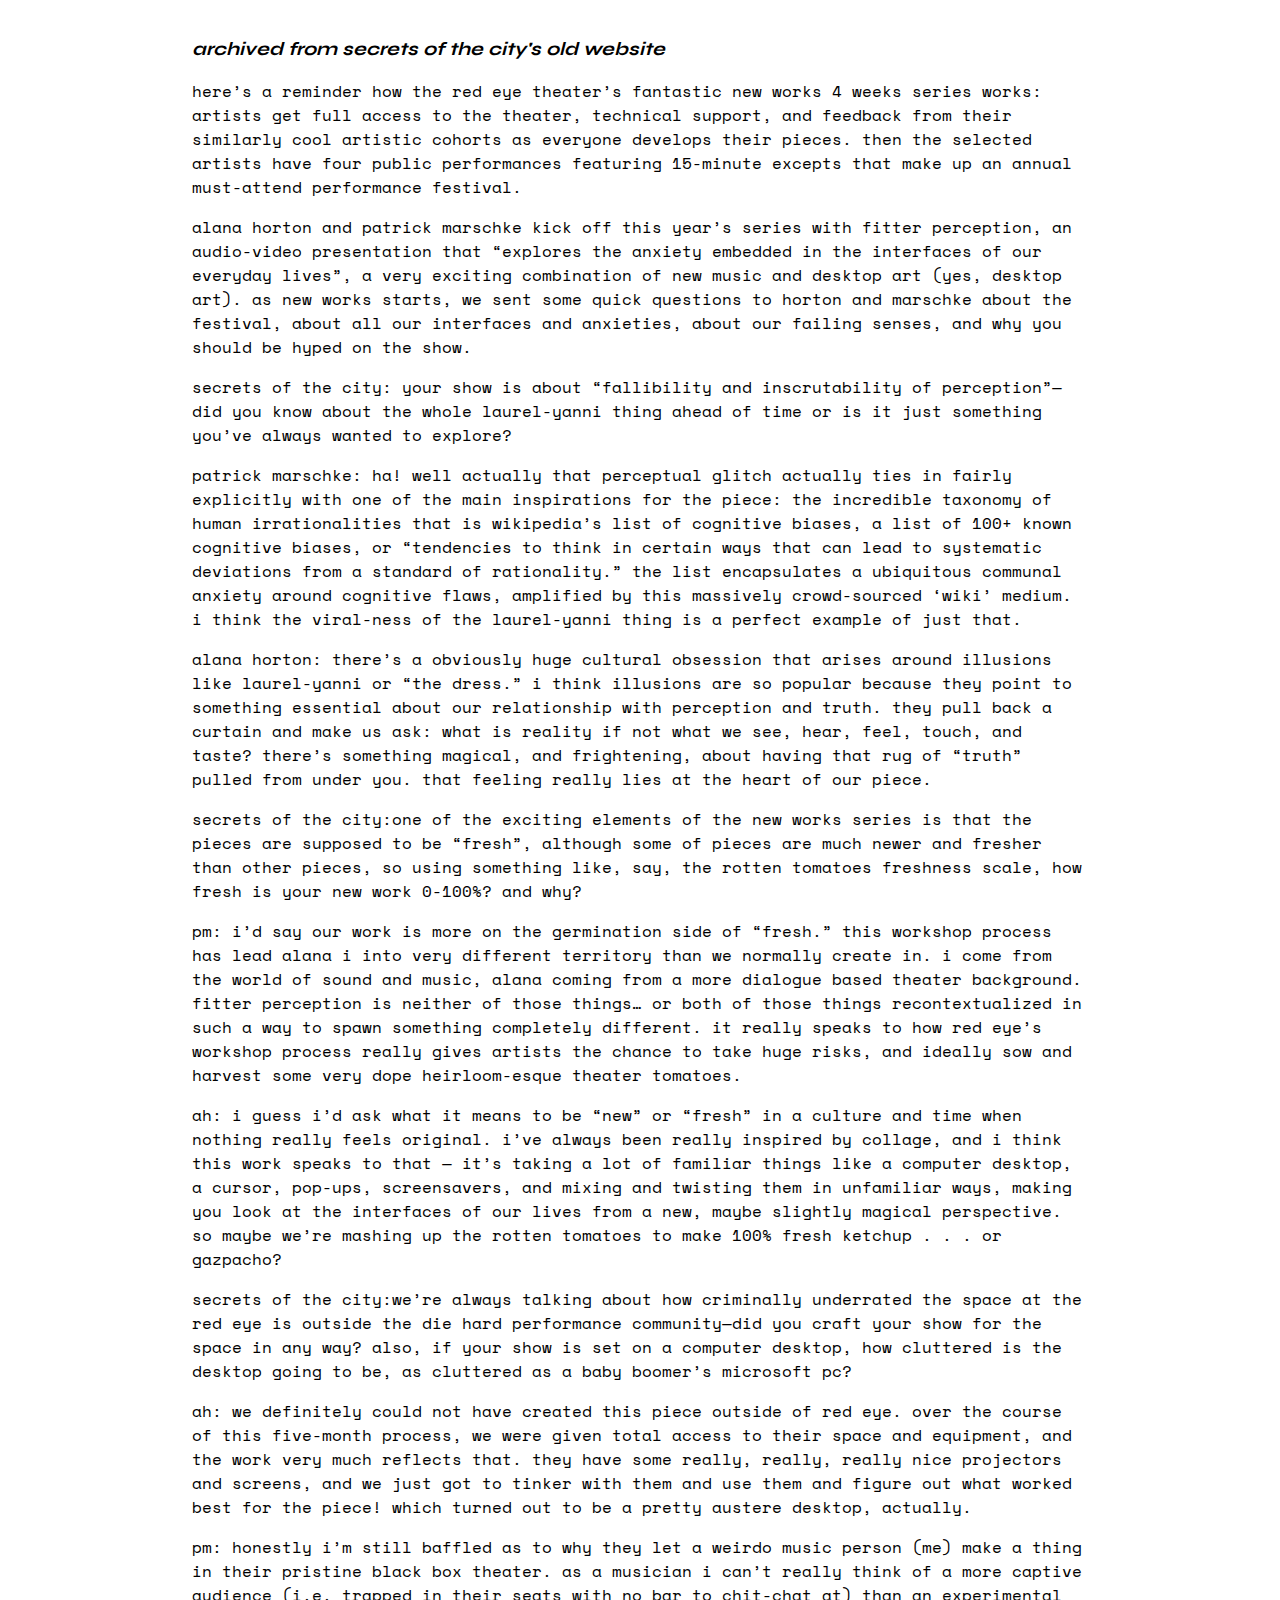
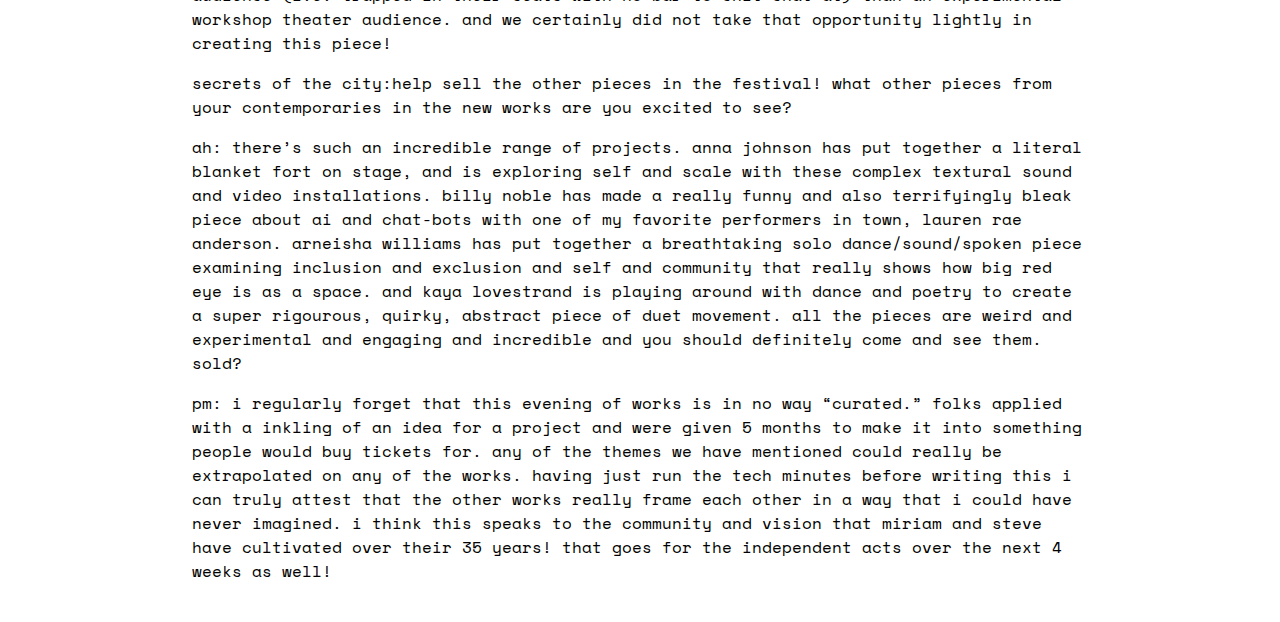
<file: archive/fitter-interview.html>
<!DOCTYPE html>
<html lang="en">

<head>
  <meta charset="UTF-8">
  <meta http-equiv="X-UA-Compatible" content="IE=edge">
  <meta name="viewport" content="width=device-width, initial-scale=1.0">
  <title>writing</title>
  <link rel="stylesheet" href="../styles.css">
</head>

<body>
  <main>
    <h3><em>archived from secrets of the city's old website</em></h3>
    <p>Here’s a reminder how the Red Eye Theater’s fantastic New Works 4 Weeks series works: Artists get full access to
      the
      theater, technical support, and feedback from their similarly cool artistic cohorts as everyone develops their
      pieces.
      Then the selected artists have four public performances featuring 15-minute excepts that make up an annual
      must-attend
      performance festival.</p>

    <p>Alana Horton and Patrick Marschke kick off this year’s series with fitter perception, an audio-video presentation
      that “explores the anxiety embedded in the interfaces of our everyday lives”, a very exciting combination of new
      music
      and desktop art (yes, desktop art). As New Works starts, we sent some Quick Questions to Horton and Marschke about
      the
      festival, about all our interfaces and anxieties, about our failing senses, and why you should be hyped on the
      show.
    </p>

    <p>Secrets of the City: Your show is about “fallibility and inscrutability of perception”—did you know about the
      whole
      Laurel-Yanni thing ahead of time or is it just something you’ve always wanted to explore?</p>

    <p>Patrick Marschke: Ha! Well actually that perceptual glitch actually ties in fairly explicitly with one of the
      main
      inspirations for the piece: the incredible taxonomy of human irrationalities that is Wikipedia’s List of Cognitive
      Biases, a list of 100+ known cognitive biases, or “tendencies to think in certain ways that can lead to systematic
      deviations from a standard of rationality.” The list encapsulates a ubiquitous communal anxiety around cognitive
      flaws, amplified by this massively crowd-sourced ‘wiki’ medium. I think the viral-ness of the Laurel-Yanni thing
      is a
      perfect example of just that.</p>

    <p>Alana Horton: There’s a obviously huge cultural obsession that arises around illusions like Laurel-Yanni or “The
      Dress.” I think illusions are so popular because they point to something essential about our relationship with
      perception and truth. They pull back a curtain and make us ask: what is reality if not what we see, hear, feel,
      touch,
      and taste? There’s something magical, and frightening, about having that rug of “truth” pulled from under you.
      That
      feeling really lies at the heart of our piece.</p>

    <p>Secrets of the City:One of the exciting elements of the New Works series is that the pieces are supposed to be
      “fresh”, although some of pieces are much newer and fresher than other pieces, so using something like, say, the
      Rotten Tomatoes freshness scale, how fresh is your new work 0-100%? And why?</p>

    <p>PM: I’d say our work is more on the germination side of “fresh.” This workshop process has lead Alana I into VERY
      different territory than we normally create in. I come from the world of sound and music, Alana coming from a more
      dialogue based theater background. fitter perception is neither of those things… or both of those things
      recontextualized in such a way to spawn something completely different. It really speaks to how Red Eye’s workshop
      process really gives artists the chance to take huge risks, and ideally sow and harvest some very dope
      heirloom-esque
      theater tomatoes. </p>

    <p>AH: I guess I’d ask what it means to be “new” or “fresh” in a culture and time when nothing really feels
      original.
      I’ve always been really inspired by collage, and I think this work speaks to that — it’s taking a lot of familiar
      things like a computer desktop, a cursor, pop-ups, screensavers, and mixing and twisting them in unfamiliar ways,
      making you look at the interfaces of our lives from a new, maybe slightly magical perspective. So maybe we’re
      mashing
      up the rotten tomatoes to make 100% fresh ketchup . . . or gazpacho? </p>

    <p>Secrets of the City:We’re always talking about how criminally underrated the space at the Red Eye is outside the
      die
      hard performance community—did you craft your show for the space in any way? Also, if your show is set on a
      computer
      desktop, how cluttered is the desktop going to be, as cluttered as a Baby Boomer’s Microsoft PC?</p>

    <p>AH: We definitely could not have created this piece outside of Red Eye. Over the course of this five-month
      process,
      we were given total access to their space and equipment, and the work very much reflects that. They have some
      really,
      really, really nice projectors and screens, and we just got to tinker with them and use them and figure out what
      worked best for the piece! Which turned out to be a pretty austere desktop, actually. </p>

    <p>PM: Honestly I’m still baffled as to why they let a weirdo music person (me) make a thing in their pristine black
      box
      theater. As a musician I can’t really think of a more captive audience (i.e. trapped in their seats with no bar to
      chit-chat at) than an experimental workshop theater audience. And we certainly did not take that opportunity
      lightly
      in creating this piece! </p>

    <p>Secrets of the City:Help sell the other pieces in the festival! What other pieces from your contemporaries in the
      New
      Works are you excited to see?</p>

    <p>AH: There’s such an incredible range of projects. Anna Johnson has put together a literal blanket fort on stage,
      and
      is exploring self and scale with these complex textural sound and video installations. Billy Noble has made a
      really
      funny and also terrifyingly bleak piece about AI and chat-bots with one of my favorite performers in town, Lauren
      Rae
      Anderson. Arneisha Williams has put together a breathtaking solo dance/sound/spoken piece examining inclusion and
      exclusion and self and community that really shows how big Red Eye is as a space. And Kaya Lovestrand is playing
      around with dance and poetry to create a super rigourous, quirky, abstract piece of duet movement. All the pieces
      are
      weird and experimental and engaging and incredible and you should definitely come and see them. Sold?</p>

    <p>PM: I regularly forget that this evening of works is in no way “curated.” Folks applied with a inkling of an idea
      for
      a project and were given 5 months to make it into something people would buy tickets for. Any of the themes we
      have
      mentioned could really be extrapolated on any of the works. Having just run the tech minutes before writing this I
      can
      truly attest that the other works really frame each other in a way that I could have never imagined. I think this
      speaks to the community and vision that Miriam and Steve have cultivated over their 35 years! That goes for the
      Independent Acts over the next 4 weeks as well!</p>
  </main>
</body>

</html>
</file>
<file: styles.css>
@import url("https://fonts.googleapis.com/css2?family=Syne&display=swap");
@import url("https://fonts.googleapis.com/css2?family=Space+Mono:ital,wght@0,400;0,700;1,400&display=swap");

:root {
  --glass: rgba(255, 255, 255, 0.199);
  --blue: blue;
}
body {
  box-sizing: border-box;

  margin: 3% 15%;
  padding: 0;
  font-family: "Space Mono";
  text-transform: lowercase;
  background-size: auto;
  align-items: center;
}
main {
  max-width: 1100px;
  margin: auto;
}
footer {
  text-align: right;
}

nav {
  margin-top: 3%;
}

.bio p,
nav p,
footer p {
  padding: 0.2rem;
  margin: 0;
  text-align: justify;
}

h1,
h2,
h3,
h4,
h5 {
  font-family: syne;
}

section {
  margin: 1em;
  padding-left: 1.5em;
  padding-right: 1.5em;
  border: 1px solid blue;
}

ul {
  list-style-position: outside;
  padding: 0 0.9em;
}
a {
  color: black;
}
a:hover {
  color: var(--blue);
}

.writing-links {
  margin: initial;
  margin-bottom: 20%;
  padding: 0 0.2rem;
}

.caps {
  text-transform: none;
}
.rect {
  padding: 0.2rem;
  margin-top: 3%;
}
.rect h1,
.rect p {
  padding: 0;
  margin: 0;
}

img {
  width: 100%;
}
.one-a {
  filter: blur(0.8rem);
}
.rect p {
  margin-bottom: 1.5em;
}

.plink a,
summary {
  padding: 0.05em 0.5em;
  border: 1px solid black;
}

.plink a:hover,
summary:hover,
.home:hover {
  box-shadow: 2px 2px aqua;
}

summary {
  cursor: pointer;
  margin-bottom: 0.5rem;
}

summary:focus {
  outline: none;
}

.home {
  position: fixed;
  top: 0.5rem;
  right: 2%;
  border: 1px solid black;
  padding: 0em 0.3em 0.2em 0.3em;
  font-size: 1.1rem;
  background: white;
  transform: translateX(-1px);
}

@media (max-width: 650px) {
  body {
    font-size: 0.8rem;
    margin: 5% 2%;
  }
  section {
    padding-left: 1em;
    padding-right: 1em;
  }
}
</file>
